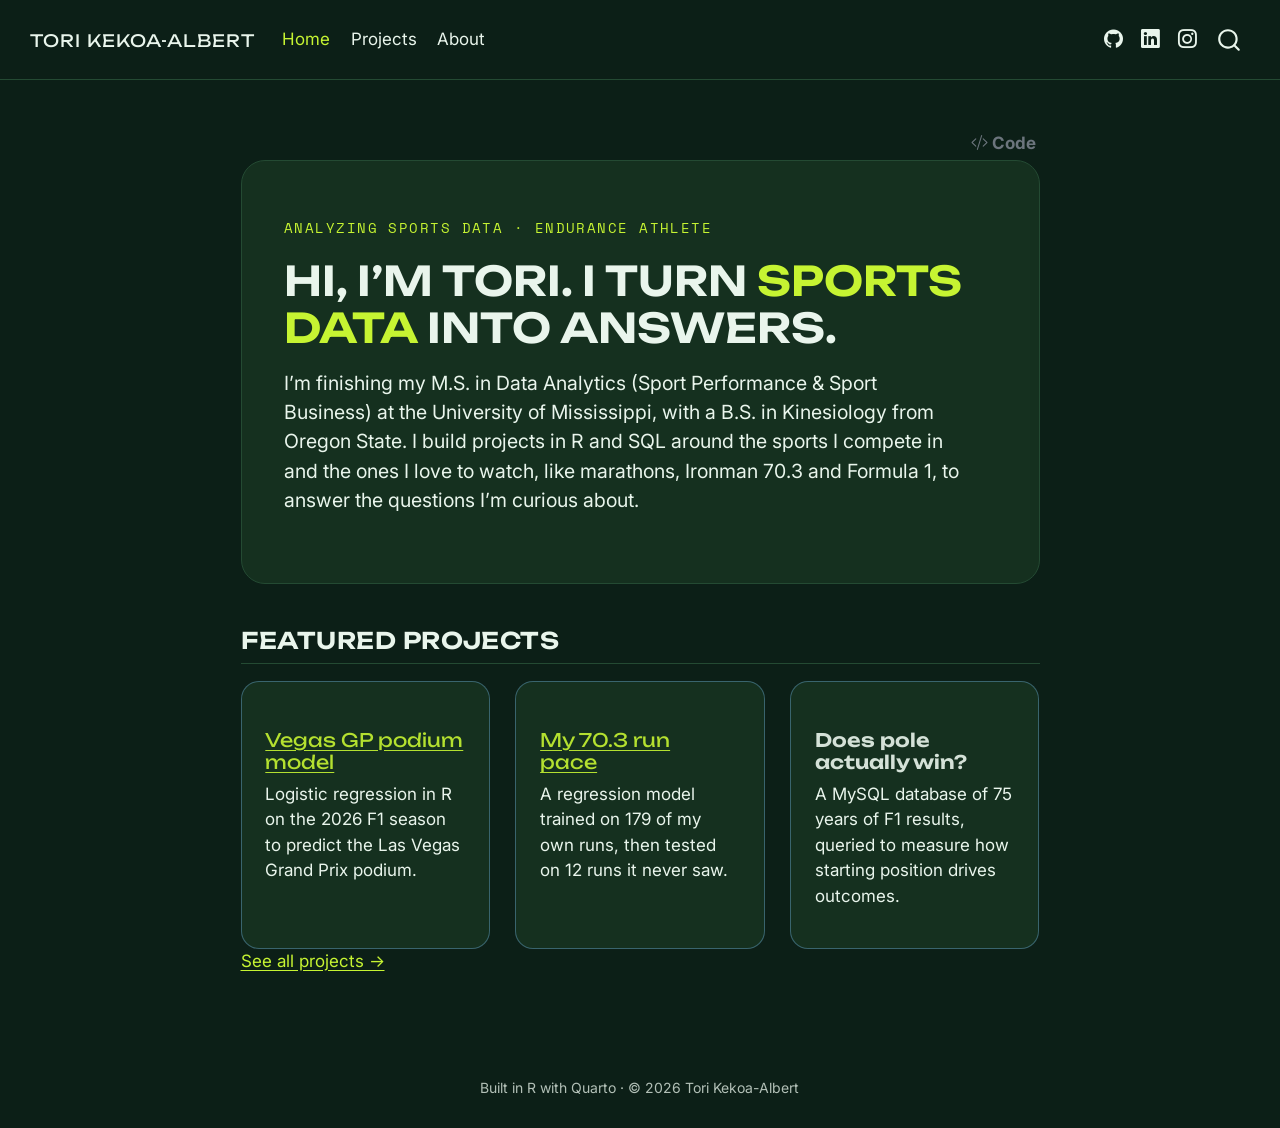
<file: index.html>
<!DOCTYPE html>
<html xmlns="http://www.w3.org/1999/xhtml" lang="en" xml:lang="en"><head>

<meta charset="utf-8">
<meta name="generator" content="quarto-1.11.9">

<meta name="viewport" content="width=device-width, initial-scale=1.0, user-scalable=yes">


<title>Tori Kekoa-Albert</title>
<style>
/* Default styles provided by pandoc.
** See https://pandoc.org/MANUAL.html#variables-for-html for config info.
*/
span.smallcaps{font-variant: small-caps;}
div.columns{display: flex; gap: 1.5em;}
div.column{flex: auto;}
@media screen {
div.columns{gap: min(4vw, 1.5em);}
div.column{overflow-x: auto;}
}
div.hanging-indent{margin-left: 1.5em; text-indent: -1.5em;}
ul.task-list{list-style: none;}
ul.task-list li input[type="checkbox"] {
  width: 0.8em;
  margin: 0 0.8em 0.2em -1em; /* quarto-specific, see https://github.com/quarto-dev/quarto-cli/issues/4556 */ 
  vertical-align: middle;
}
/* CSS for syntax highlighting */
html { -webkit-text-size-adjust: 100%; }
pre > code.sourceCode { white-space: pre; position: relative; }
pre > code.sourceCode > span { display: inline-block; line-height: 1.25; }
pre > code.sourceCode > span:empty { height: 1.2em; }
.sourceCode { overflow: visible; }
code.sourceCode > span { color: inherit; text-decoration: inherit; }
div.sourceCode { margin: 1em 0; }
pre.sourceCode { margin: 0; }
@media screen {
div.sourceCode { overflow: auto; }
}
@media print {
pre > code.sourceCode { white-space: pre-wrap; }
pre > code.sourceCode > span { text-indent: -5em; padding-left: 5em; }
}
pre.numberSource code
  { counter-reset: source-line 0; }
pre.numberSource code > span
  { position: relative; left: -4em; counter-increment: source-line; }
pre.numberSource code > span > a:first-child::before
  { content: counter(source-line);
    position: relative; left: -1em; text-align: right; vertical-align: baseline;
    border: none; display: inline-block;
    -webkit-touch-callout: none; -webkit-user-select: none;
    -khtml-user-select: none; -moz-user-select: none;
    -ms-user-select: none; user-select: none;
    padding: 0 4px; width: 4em;
  }
pre.numberSource { margin-left: 3em;  padding-left: 4px; }
div.sourceCode
  {   }
@media screen {
pre > code.sourceCode > span > a:first-child::before { text-decoration: underline; }
}
</style>


<script src="site_libs/quarto-nav/quarto-nav.js"></script>
<script src="site_libs/quarto-nav/headroom.min.js"></script>
<script src="site_libs/clipboard/clipboard.min.js"></script>
<script src="site_libs/quarto-search/autocomplete.umd.js"></script>
<script src="site_libs/quarto-search/fuse.min.js"></script>
<script src="site_libs/quarto-search/quarto-search.js"></script>
<meta name="quarto:offset" content="./">
<script src="site_libs/quarto-html/quarto.js" type="module"></script>
<script src="site_libs/quarto-html/tabsets/tabsets.js" type="module"></script>
<script src="site_libs/quarto-html/scrollable-regions/scrollable-regions.js" type="module"></script>
<script src="site_libs/quarto-html/popper.min.js"></script>
<script src="site_libs/quarto-html/tippy.umd.min.js"></script>
<script src="site_libs/quarto-html/anchor.min.js"></script>
<link href="site_libs/quarto-html/tippy.css" rel="stylesheet">
<link href="site_libs/quarto-html/quarto-syntax-highlighting-dark-a89007aa4bdfa88ee14c220d434c9ad0.css" rel="stylesheet" id="quarto-text-highlighting-styles">
<script src="site_libs/bootstrap/bootstrap.min.js"></script>
<link href="site_libs/bootstrap/bootstrap-icons.css" rel="stylesheet">
<link href="site_libs/bootstrap/bootstrap-1d9b7c72910c04f30db11e39eb3ab618.min.css" rel="stylesheet" append-hash="true" id="quarto-bootstrap" data-mode="dark">
<script id="quarto-search-options" type="application/json">{
  "location": "navbar",
  "copy-button": false,
  "collapse-after": 3,
  "panel-placement": "end",
  "type": "overlay",
  "limit": 50,
  "keyboard-shortcut": [
    "f",
    "/",
    "s"
  ],
  "show-item-context": false,
  "language": {
    "search-no-results-text": "No results",
    "search-matching-documents-text": "matching documents",
    "search-copy-link-title": "Copy link to search",
    "search-hide-matches-text": "Hide additional matches",
    "search-more-match-text": "more match in this document",
    "search-more-matches-text": "more matches in this document",
    "search-clear-button-title": "Clear",
    "search-text-placeholder": "",
    "search-detached-cancel-button-title": "Cancel",
    "search-submit-button-title": "Submit",
    "search-label": "Search"
  }
}</script>
<style>html{ scroll-behavior: smooth; }</style>


</head>

<body class="nav-fixed fullcontent quarto-light"><a id="quarto-skip-link" class="visually-hidden-focusable" href="#quarto-document-content">Skip to main content</a>

<div id="quarto-search-results"></div>
  <header id="quarto-header" class="headroom fixed-top">
    <nav class="navbar navbar-expand-lg " data-bs-theme="dark" aria-label="Site">
      <div class="navbar-container container-fluid">
      <div class="navbar-brand-container mx-auto">
    <a class="navbar-brand" href="./index.html">
    <span class="navbar-title">Tori Kekoa-Albert</span>
    </a>
  </div>
          <button class="navbar-toggler" type="button" data-bs-toggle="collapse" data-bs-target="#navbarCollapse" aria-controls="navbarCollapse" aria-expanded="false" aria-label="Toggle navigation" onclick="if (window.quartoToggleHeadroom) { window.quartoToggleHeadroom(); }">
  <span class="navbar-toggler-icon"></span>
</button>
          <div class="collapse navbar-collapse" id="navbarCollapse">
            <ul class="navbar-nav navbar-nav-scroll me-auto">
  <li class="nav-item">
    <a class="nav-link active" href="./index.html" aria-current="page"> 
<span class="menu-text">Home</span></a>
  </li>  
  <li class="nav-item">
    <a class="nav-link" href="./projects.html"> 
<span class="menu-text">Projects</span></a>
  </li>  
  <li class="nav-item">
    <a class="nav-link" href="./about.html"> 
<span class="menu-text">About</span></a>
  </li>  
</ul>
            <ul class="navbar-nav navbar-nav-scroll ms-auto">
  <li class="nav-item compact">
    <a class="nav-link" href="https://github.com/toripka-data"> <i class="bi bi-github" role="img" aria-label="GitHub">
</i> 
<span class="menu-text"></span></a>
  </li>  
  <li class="nav-item compact">
    <a class="nav-link" href="https://www.linkedin.com/in/YOUR-LINKEDIN"> <i class="bi bi-linkedin" role="img" aria-label="LinkedIn">
</i> 
<span class="menu-text"></span></a>
  </li>  
  <li class="nav-item compact">
    <a class="nav-link" href="https://www.instagram.com/toripka"> <i class="bi bi-instagram" role="img" aria-label="Instagram">
</i> 
<span class="menu-text"></span></a>
  </li>  
</ul>
          </div> <!-- /navcollapse -->
            <div class="quarto-navbar-tools">
</div>
            <div id="quarto-search" class="" title="Search"></div>
      </div> <!-- /container-fluid -->
    </nav>
</header>
<!-- content -->
<div id="quarto-content" class="quarto-container page-columns page-rows-contents page-layout-article page-navbar">
<!-- sidebar -->
<!-- margin-sidebar -->
    
<!-- main -->
<main class="content" id="quarto-document-content" tabindex="-1"><header id="title-block-header" class="quarto-title-block"><h1 class="title display-7"></h1></header><div class="quarto-title-block"><div class="quarto-title-tools-only"><button type="button" class="btn code-tools-button" id="quarto-code-tools-source"><i class="bi"></i> Code</button></div></div>




<div class="hero">
<p><span class="kicker">ANALYZING SPORTS DATA · ENDURANCE ATHLETE</span></p>
<section id="hi-im-tori.-i-turn-sports-data-into-answers." class="level1">
<h1>Hi, I’m Tori. I turn <span class="accent">sports data</span> into answers.</h1>
<p>I’m finishing my M.S. in Data Analytics (Sport Performance &amp; Sport Business) at the University of Mississippi, with a B.S. in Kinesiology from Oregon State. I build projects in R and SQL around the sports I compete in and the ones I love to watch, like marathons, Ironman 70.3 and Formula 1, to answer the questions I’m curious about.</p>
</section>
</div>
<section id="featured-projects" class="level2">
<h2 class="anchored" data-anchor-id="featured-projects">Featured projects</h2>
<div class="grid">
<section id="vegas-gp-podium-model" class="level3 g-col-12 g-col-md-4">
<h3 class="anchored" data-anchor-id="vegas-gp-podium-model"><a href="./projects/vegas-gp/index.html">Vegas GP podium model</a></h3>
<p>Logistic regression in R on the 2026 F1 season to predict the Las Vegas Grand Prix podium.</p>
</section>
<section id="my-70.3-run-pace" class="level3 g-col-12 g-col-md-4">
<h3 class="anchored" data-anchor-id="my-70.3-run-pace"><a href="./projects/ironman-pace/index.html">My 70.3 run pace</a></h3>
<p>A regression model trained on 179 of my own runs, then tested on 12 runs it never saw.</p>
</section>
<section id="does-pole-actually-win" class="level3 g-col-12 g-col-md-4">
<h3 class="anchored" data-anchor-id="does-pole-actually-win">Does pole actually win?</h3>
<p>A MySQL database of 75 years of F1 results, queried to measure how starting position drives outcomes.</p>
</section>
</div>
<p><a href="./projects.html">See all projects →</a></p>


<!-- -->

</section>

</main> <!-- /main -->
<script id="quarto-html-after-body" type="application/javascript">
  window.document.addEventListener("DOMContentLoaded", function (event) {
    const icon = "";
    const anchorJS = new window.AnchorJS();
    anchorJS.options = {
      placement: 'right',
      icon: icon
    };
    anchorJS.add('.anchored');
    const isCodeAnnotation = (el) => {
      for (const clz of el.classList) {
        if (clz.startsWith('code-annotation-')) {                     
          return true;
        }
      }
      return false;
    }
    const onCopySuccess = function(e) {
      // button target
      const button = e.trigger;
      // don't keep focus
      button.blur();
      // flash "checked"
      button.classList.add('code-copy-button-checked');
      var currentTitle = button.getAttribute("title");
      button.setAttribute("title", "Copied!");
      let tooltip;
      if (window.bootstrap) {
        button.setAttribute("data-bs-toggle", "tooltip");
        button.setAttribute("data-bs-placement", "left");
        button.setAttribute("data-bs-title", "Copied!");
        tooltip = new bootstrap.Tooltip(button, 
          { trigger: "manual", 
            customClass: "code-copy-button-tooltip",
            offset: [0, -8]});
        tooltip.show();    
      }
      setTimeout(function() {
        if (tooltip) {
          tooltip.hide();
          button.removeAttribute("data-bs-title");
          button.removeAttribute("data-bs-toggle");
          button.removeAttribute("data-bs-placement");
        }
        button.setAttribute("title", currentTitle);
        button.classList.remove('code-copy-button-checked');
      }, 1000);
      // clear code selection
      e.clearSelection();
    }
    const getTextToCopy = function(trigger) {
      const outerScaffold = trigger.parentElement.cloneNode(true);
      const codeEl = outerScaffold.querySelector('code');
      for (const childEl of codeEl.children) {
        if (isCodeAnnotation(childEl)) {
          childEl.remove();
        }
      }
      return codeEl.innerText;
    }
    const clipboard = new window.ClipboardJS('.code-copy-button:not([data-in-quarto-modal])', {
      text: getTextToCopy
    });
    clipboard.on('success', onCopySuccess);
    if (window.document.getElementById('quarto-embedded-source-code-modal')) {
      const clipboardModal = new window.ClipboardJS('.code-copy-button[data-in-quarto-modal]', {
        text: getTextToCopy,
        container: window.document.getElementById('quarto-embedded-source-code-modal')
      });
      clipboardModal.on('success', onCopySuccess);
    }
    const viewSource = window.document.getElementById('quarto-view-source') ||
                       window.document.getElementById('quarto-code-tools-source');
    if (viewSource) {
      const sourceUrl = viewSource.getAttribute("data-quarto-source-url");
      viewSource.addEventListener("click", function(e) {
        if (sourceUrl) {
          // rstudio viewer pane
          if (/\bcapabilities=\b/.test(window.location)) {
            window.open(sourceUrl);
          } else {
            window.location.href = sourceUrl;
          }
        } else {
          const modal = new bootstrap.Modal(document.getElementById('quarto-embedded-source-code-modal'));
          modal.show();
        }
        return false;
      });
    }
    function toggleCodeHandler(show) {
      return function(e) {
        const cellDetails = window.document.querySelectorAll(".cell details.code-fold");
        for (let i=0; i<cellDetails.length; i++) {
          const details = cellDetails[i];
          if (show) {
            details.open = true;
          } else {
            details.removeAttribute("open");
          }
        }
        const cellCodeDivs = window.document.querySelectorAll(".cell div.sourceCode.cell-code");
        const fromCls = show ? "hidden" : "unhidden";
        const toCls = show ? "unhidden" : "hidden";
        for (let i=0; i<cellCodeDivs.length; i++) {
          const codeDiv = cellCodeDivs[i];
          if (codeDiv.classList.contains(fromCls)) {
            codeDiv.classList.remove(fromCls);
            codeDiv.classList.add(toCls);
          } 
        }
        return false;
      }
    }
    const hideAllCode = window.document.getElementById("quarto-hide-all-code");
    if (hideAllCode) {
      hideAllCode.addEventListener("click", toggleCodeHandler(false));
    }
    const showAllCode = window.document.getElementById("quarto-show-all-code");
    if (showAllCode) {
      showAllCode.addEventListener("click", toggleCodeHandler(true));
    }
      var localhostRegex = new RegExp(/^(?:http|https):\/\/localhost\:?[0-9]*\//);
      var mailtoRegex = new RegExp(/^mailto:/);
        var filterRegex = new RegExp("https:\/\/toripka-data\.github\.io");
      var isInternal = (href) => {
          return filterRegex.test(href) || localhostRegex.test(href) || mailtoRegex.test(href);
      }
      // Inspect non-navigation links and adorn them if external
      window.quartoDecorateExternalLinks = function (root) {
     var links = (root || window.document).querySelectorAll('a[href]:not(.nav-link):not(.navbar-brand):not(.toc-action):not(.sidebar-link):not(.sidebar-item-toggle):not(.pagination-link):not(.no-external):not([aria-hidden]):not(.dropdown-item):not(.quarto-navigation-tool):not(.about-link)');
      for (var i=0; i<links.length; i++) {
        const link = links[i];
        if (!isInternal(link.href)) {
          // undo the damage that might have been done by quarto-nav.js in the case of
          // links that we want to consider external
          if (link.dataset.originalHref !== undefined) {
            link.href = link.dataset.originalHref;
          }
          if (!link.classList.contains('no-external-icon')) {
          }
        }
      }
      };
      window.quartoDecorateExternalLinks(window.document);
    // Esc closes the popup (WCAG 1.4.13) and focus leaving both trigger and
    // popup closes it (WCAG 2.4.11); tippy handles neither for interactive popups.
    const hideOnEscAndFocusOut = {
      name: 'hideOnEscAndFocusOut',
      defaultValue: true,
      fn(instance) {
        const dismiss = () => {
          // A show scheduled by the trigger delay would otherwise reopen it
          instance.clearDelayTimeouts();
          instance.hide();
        };
        const onKeyDown = (event) => {
          if (event.key !== 'Escape') {
            return;
          }
          // Keep Esc from also reaching page handlers (e.g. reveal.js overview),
          // except an open reveal.js slide menu, which Esc should close too.
          // The menu handles keys only when its keyboard option is on.
          const menuHandlesEsc = window.Reveal?.getPlugin?.('menu')?.isOpen() &&
            window.Reveal.getConfig().menu?.keyboard !== false;
          if (!menuHandlesEsc) {
            event.stopPropagation();
          }
          if (instance.popper.contains(window.document.activeElement)) {
            // Disabled while refocusing so the focus trigger does not reopen it
            instance.disable();
            instance.reference.focus();
            instance.enable();
          }
          dismiss();
        };
        const onFocusOut = (event) => {
          const target = event.relatedTarget;
          if (target && !instance.reference.contains(target) &&
              !instance.popper.contains(target)) {
            dismiss();
          }
        };
        // On the trigger too: a click trigger (code-annotations: select) has no
        // blur handling. Attached for the instance's lifetime so leaving the
        // trigger also cancels a show still pending on the trigger delay.
        instance.reference.addEventListener('focusout', onFocusOut);
        return {
          onShow() {
            window.document.addEventListener('keydown', onKeyDown, true);
            instance.popper.addEventListener('focusout', onFocusOut);
          },
          onHide() {
            window.document.removeEventListener('keydown', onKeyDown, true);
            instance.popper.removeEventListener('focusout', onFocusOut);
          },
          onDestroy() {
            instance.reference.removeEventListener('focusout', onFocusOut);
          },
        };
      },
    };
    function tippyHover(el, contentFn, onTriggerFn, onUntriggerFn) {
      const config = {
        allowHTML: true,
        maxWidth: 500,
        delay: 100,
        arrow: false,
        appendTo: function(el) {
            return el.parentElement;
        },
        interactive: true,
        interactiveBorder: 10,
        theme: 'quarto',
        placement: 'bottom-start',
        plugins: [hideOnEscAndFocusOut],
      };
      if (contentFn) {
        config.content = contentFn;
      }
      if (onTriggerFn) {
        config.onTrigger = onTriggerFn;
      }
      if (onUntriggerFn) {
        config.onUntrigger = onUntriggerFn;
      }
      window.tippy(el, config); 
    }
    const noterefs = window.document.querySelectorAll('a[role="doc-noteref"]');
    for (var i=0; i<noterefs.length; i++) {
      const ref = noterefs[i];
      tippyHover(ref, function() {
        // use id or data attribute instead here
        let href = ref.getAttribute('data-footnote-href') || ref.getAttribute('href');
        try { href = new URL(href).hash; } catch {}
        const id = href.replace(/^#\/?/, "");
        const note = window.document.getElementById(id);
        if (note) {
          return note.innerHTML;
        } else {
          return "";
        }
      });
    }
    const xrefs = window.document.querySelectorAll('a.quarto-xref');
    const processXRef = (id, note) => {
      // Strip column container classes
      const stripColumnClz = (el) => {
        el.classList.remove("page-full", "page-columns");
        if (el.children) {
          for (const child of el.children) {
            stripColumnClz(child);
          }
        }
      }
      stripColumnClz(note)
      if (id === null || id.startsWith('sec-')) {
        // Special case sections, only their first couple elements
        const container = document.createElement("div");
        if (note.children && note.children.length > 2) {
          container.appendChild(note.children[0].cloneNode(true));
          for (let i = 1; i < note.children.length; i++) {
            const child = note.children[i];
            if (child.tagName === "P" && child.innerText === "") {
              continue;
            } else {
              container.appendChild(child.cloneNode(true));
              break;
            }
          }
          if (window.Quarto?.typesetMath) {
            window.Quarto.typesetMath(container);
          }
          return container.innerHTML
        } else {
          if (window.Quarto?.typesetMath) {
            window.Quarto.typesetMath(note);
          }
          return note.innerHTML;
        }
      } else {
        // Remove any anchor links if they are present
        const anchorLink = note.querySelector('a.anchorjs-link');
        if (anchorLink) {
          anchorLink.remove();
        }
        if (window.Quarto?.typesetMath) {
          window.Quarto.typesetMath(note);
        }
        if (note.classList.contains("callout")) {
          return note.outerHTML;
        } else {
          return note.innerHTML;
        }
      }
    }
    for (var i=0; i<xrefs.length; i++) {
      const xref = xrefs[i];
      tippyHover(xref, undefined, function(instance) {
        instance.disable();
        let url = xref.getAttribute('href');
        let hash = undefined; 
        if (url.startsWith('#')) {
          hash = url;
        } else {
          try { hash = new URL(url).hash; } catch {}
        }
        if (hash) {
          const id = hash.replace(/^#\/?/, "");
          const note = window.document.getElementById(id);
          if (note !== null) {
            try {
              const html = processXRef(id, note.cloneNode(true));
              instance.setContent(html);
            } finally {
              instance.enable();
              instance.show();
            }
          } else {
            // See if we can fetch this
            fetch(url.split('#')[0])
            .then(res => res.text())
            .then(html => {
              const parser = new DOMParser();
              const htmlDoc = parser.parseFromString(html, "text/html");
              const note = htmlDoc.getElementById(id);
              if (note !== null) {
                const html = processXRef(id, note);
                instance.setContent(html);
              } 
            }).finally(() => {
              instance.enable();
              instance.show();
            });
          }
        } else {
          // See if we can fetch a full url (with no hash to target)
          // This is a special case and we should probably do some content thinning / targeting
          fetch(url)
          .then(res => res.text())
          .then(html => {
            const parser = new DOMParser();
            const htmlDoc = parser.parseFromString(html, "text/html");
            const note = htmlDoc.querySelector('main.content');
            if (note !== null) {
              // This should only happen for chapter cross references
              // (since there is no id in the URL)
              // remove the first header
              if (note.children.length > 0 && note.children[0].tagName === "HEADER") {
                note.children[0].remove();
              }
              const html = processXRef(null, note);
              instance.setContent(html);
            } 
          }).finally(() => {
            instance.enable();
            instance.show();
          });
        }
      }, function(instance) {
      });
    }
        let selectedAnnoteEl;
        const selectorForAnnotation = ( cell, annotation) => {
          let cellAttr = 'data-code-cell="' + cell + '"';
          let lineAttr = 'data-code-annotation="' +  annotation + '"';
          const selector = 'span[' + cellAttr + '][' + lineAttr + ']';
          return selector;
        }
        const selectCodeLines = (annoteEl) => {
          const doc = window.document;
          const targetCell = annoteEl.getAttribute("data-target-cell");
          const targetAnnotation = annoteEl.getAttribute("data-target-annotation");
          const annoteSpan = window.document.querySelector(selectorForAnnotation(targetCell, targetAnnotation));
          const lines = annoteSpan.getAttribute("data-code-lines").split(",");
          const lineIds = lines.map((line) => {
            return targetCell + "-" + line;
          })
          // Each band is positioned against its own containing block, which is
          // not the offsetParent of the lines, so place it from client rects.
          const placeBand = (band, firstEl, lastEl, codeBlock) => {
            const container = band.offsetParent;
            if (container === null) {
              return;
            }
            const containerRect = container.getBoundingClientRect();
            // Reveal.js scales slides with a transform, so convert client
            // pixels back to the CSS pixels of the container.
            const scale = containerRect.height / container.offsetHeight || 1;
            const firstRect = firstEl.getBoundingClientRect();
            const lastRect = lastEl.getBoundingClientRect();
            const top = (firstRect.top - containerRect.top) / scale - container.clientTop + container.scrollTop;
            const height = (lastRect.bottom - firstRect.top) / scale;
            band.style.top = top - 2 + "px";
            band.style.height = height + 4 + "px";
            if (codeBlock) {
              // Without the copy button wrapper, the containing block is wider
              // than the code block, so span the code block explicitly.
              const blockRect = codeBlock.getBoundingClientRect();
              band.style.left = (blockRect.left - containerRect.left) / scale - container.clientLeft + container.scrollLeft + "px";
              band.style.width = blockRect.width / scale + "px";
            }
          };
          if (lineIds.length > 0) {
            const el = window.document.getElementById(lineIds[0]);
            const lastEl = window.document.getElementById(lineIds[lineIds.length - 1]);
            const parent = el.parentElement.parentElement;
            // cook up a div (if necessary) and position it
            let div = window.document.getElementById("code-annotation-line-highlight");
            if (div === null) {
              div = window.document.createElement("div");
              div.setAttribute("id", "code-annotation-line-highlight");
              div.style.position = 'absolute';
              parent.appendChild(div);
            }
            placeBand(div, el, lastEl, parent.closest("div.sourceCode") || parent);
            let gutterDiv = window.document.getElementById("code-annotation-line-highlight-gutter");
            if (gutterDiv === null) {
              gutterDiv = window.document.createElement("div");
              gutterDiv.setAttribute("id", "code-annotation-line-highlight-gutter");
              gutterDiv.style.position = 'absolute';
              const codeCell = window.document.getElementById(targetCell);
              const gutter = codeCell.querySelector('.code-annotation-gutter');
              gutter.appendChild(gutterDiv);
            }
            placeBand(gutterDiv, el, lastEl);
            selectedAnnoteEl = annoteEl;
          }
        };
        const unselectCodeLines = () => {
          const elementsIds = ["code-annotation-line-highlight", "code-annotation-line-highlight-gutter"];
          elementsIds.forEach((elId) => {
            const div = window.document.getElementById(elId);
            if (div) {
              div.remove();
            }
          });
          selectedAnnoteEl = undefined;
        };
          // Handle positioning of the toggle
      window.addEventListener(
        "resize",
        throttle(() => {
          elRect = undefined;
          if (selectedAnnoteEl) {
            selectCodeLines(selectedAnnoteEl);
          }
        }, 10)
      );
      function throttle(fn, ms) {
      let throttle = false;
      let timer;
        return (...args) => {
          if(!throttle) { // first call gets through
              fn.apply(this, args);
              throttle = true;
          } else { // all the others get throttled
              if(timer) clearTimeout(timer); // cancel #2
              timer = setTimeout(() => {
                fn.apply(this, args);
                timer = throttle = false;
              }, ms);
          }
        };
      }
        // Attach click handler to the DT
        const annoteDls = window.document.querySelectorAll('dt[data-target-cell]');
        for (const annoteDlNode of annoteDls) {
          annoteDlNode.addEventListener('click', (event) => {
            const clickedEl = event.target;
            if (clickedEl !== selectedAnnoteEl) {
              unselectCodeLines();
              const activeEl = window.document.querySelector('dt[data-target-cell].code-annotation-active');
              if (activeEl) {
                activeEl.classList.remove('code-annotation-active');
              }
              selectCodeLines(clickedEl);
              clickedEl.classList.add('code-annotation-active');
            } else {
              // Unselect the line
              unselectCodeLines();
              clickedEl.classList.remove('code-annotation-active');
            }
          });
        }
    const findCites = (el) => {
      const parentEl = el.parentElement;
      if (parentEl) {
        const cites = parentEl.dataset.cites;
        if (cites) {
          return {
            el,
            cites: cites.split(' ')
          };
        } else {
          return findCites(el.parentElement)
        }
      } else {
        return undefined;
      }
    };
    var bibliorefs = window.document.querySelectorAll('a[role="doc-biblioref"]');
    for (var i=0; i<bibliorefs.length; i++) {
      const ref = bibliorefs[i];
      const citeInfo = findCites(ref);
      if (citeInfo) {
        tippyHover(citeInfo.el, function() {
          var popup = window.document.createElement('div');
          citeInfo.cites.forEach(function(cite) {
            var citeDiv = window.document.createElement('div');
            citeDiv.classList.add('hanging-indent');
            citeDiv.classList.add('csl-entry');
            var biblioDiv = window.document.getElementById('ref-' + cite);
            if (biblioDiv) {
              citeDiv.innerHTML = biblioDiv.innerHTML;
            }
            popup.appendChild(citeDiv);
          });
          return popup.innerHTML;
        });
      }
    }
  });
  </script>
  <script type="application/javascript">
  window.quartoScrollableRegionsLabels = {"code":"Scrollable code","output":"Scrollable output"};
  </script><div class="modal fade" id="quarto-embedded-source-code-modal" tabindex="-1" aria-labelledby="quarto-embedded-source-code-modal-label" aria-hidden="true"><div class="modal-dialog modal-dialog-scrollable"><div class="modal-content"><div class="modal-header"><h5 class="modal-title" id="quarto-embedded-source-code-modal-label">Source Code</h5><button class="btn-close" data-bs-dismiss="modal"></button></div><div class="modal-body"><div class="">
<div class="code-copy-outer-scaffold"><div class="sourceCode" id="cb1" data-shortcodes="false"><pre class="sourceCode markdown code-with-copy"><code class="sourceCode markdown"><span id="cb1-1"><a href="#cb1-1" aria-hidden="true" tabindex="-1"></a><span class="co">---</span></span>
<span id="cb1-2"><a href="#cb1-2" aria-hidden="true" tabindex="-1"></a><span class="an">title:</span><span class="co"> ""</span></span>
<span id="cb1-3"><a href="#cb1-3" aria-hidden="true" tabindex="-1"></a><span class="an">toc:</span><span class="co"> false</span></span>
<span id="cb1-4"><a href="#cb1-4" aria-hidden="true" tabindex="-1"></a><span class="co">---</span></span>
<span id="cb1-5"><a href="#cb1-5" aria-hidden="true" tabindex="-1"></a></span>
<span id="cb1-6"><a href="#cb1-6" aria-hidden="true" tabindex="-1"></a>::: {.hero}</span>
<span id="cb1-7"><a href="#cb1-7" aria-hidden="true" tabindex="-1"></a><span class="co">[</span><span class="ot">ANALYZING SPORTS DATA · ENDURANCE ATHLETE</span><span class="co">]</span>{.kicker}</span>
<span id="cb1-8"><a href="#cb1-8" aria-hidden="true" tabindex="-1"></a></span>
<span id="cb1-9"><a href="#cb1-9" aria-hidden="true" tabindex="-1"></a><span class="fu"># Hi, I'm Tori. I turn [sports data]{.accent} into answers.</span></span>
<span id="cb1-10"><a href="#cb1-10" aria-hidden="true" tabindex="-1"></a></span>
<span id="cb1-11"><a href="#cb1-11" aria-hidden="true" tabindex="-1"></a>I'm finishing my M.S. in Data Analytics (Sport Performance &amp; Sport Business) at the University of Mississippi, with a B.S. in Kinesiology from Oregon State. I build projects in R and SQL around the sports I compete in and the ones I love to watch, like marathons, Ironman 70.3 and Formula 1, to answer the questions I'm curious about.</span>
<span id="cb1-12"><a href="#cb1-12" aria-hidden="true" tabindex="-1"></a>:::</span>
<span id="cb1-13"><a href="#cb1-13" aria-hidden="true" tabindex="-1"></a></span>
<span id="cb1-14"><a href="#cb1-14" aria-hidden="true" tabindex="-1"></a><span class="fu">## Featured projects</span></span>
<span id="cb1-15"><a href="#cb1-15" aria-hidden="true" tabindex="-1"></a></span>
<span id="cb1-16"><a href="#cb1-16" aria-hidden="true" tabindex="-1"></a>:::: {.grid}</span>
<span id="cb1-17"><a href="#cb1-17" aria-hidden="true" tabindex="-1"></a></span>
<span id="cb1-18"><a href="#cb1-18" aria-hidden="true" tabindex="-1"></a>::: {.g-col-12 .g-col-md-4}</span>
<span id="cb1-19"><a href="#cb1-19" aria-hidden="true" tabindex="-1"></a><span class="fu">### [Vegas GP podium model](projects/vegas-gp/index.qmd)</span></span>
<span id="cb1-20"><a href="#cb1-20" aria-hidden="true" tabindex="-1"></a>Logistic regression in R on the 2026 F1 season to predict the Las Vegas Grand Prix podium.</span>
<span id="cb1-21"><a href="#cb1-21" aria-hidden="true" tabindex="-1"></a>:::</span>
<span id="cb1-22"><a href="#cb1-22" aria-hidden="true" tabindex="-1"></a></span>
<span id="cb1-23"><a href="#cb1-23" aria-hidden="true" tabindex="-1"></a>::: {.g-col-12 .g-col-md-4}</span>
<span id="cb1-24"><a href="#cb1-24" aria-hidden="true" tabindex="-1"></a><span class="fu">### [My 70.3 run pace](projects/ironman-pace/index.qmd)</span></span>
<span id="cb1-25"><a href="#cb1-25" aria-hidden="true" tabindex="-1"></a>A regression model trained on 179 of my own runs, then tested on 12 runs it never saw.</span>
<span id="cb1-26"><a href="#cb1-26" aria-hidden="true" tabindex="-1"></a>:::</span>
<span id="cb1-27"><a href="#cb1-27" aria-hidden="true" tabindex="-1"></a></span>
<span id="cb1-28"><a href="#cb1-28" aria-hidden="true" tabindex="-1"></a>::: {.g-col-12 .g-col-md-4}</span>
<span id="cb1-29"><a href="#cb1-29" aria-hidden="true" tabindex="-1"></a><span class="fu">### [Does pole actually win?](projects/f1-sql/index.qmd)</span></span>
<span id="cb1-30"><a href="#cb1-30" aria-hidden="true" tabindex="-1"></a>A MySQL database of 75 years of F1 results, queried to measure how starting position drives outcomes.</span>
<span id="cb1-31"><a href="#cb1-31" aria-hidden="true" tabindex="-1"></a>:::</span>
<span id="cb1-32"><a href="#cb1-32" aria-hidden="true" tabindex="-1"></a></span>
<span id="cb1-33"><a href="#cb1-33" aria-hidden="true" tabindex="-1"></a>::::</span>
<span id="cb1-34"><a href="#cb1-34" aria-hidden="true" tabindex="-1"></a></span>
<span id="cb1-35"><a href="#cb1-35" aria-hidden="true" tabindex="-1"></a><span class="co">[</span><span class="ot">See all projects →</span><span class="co">](projects.qmd)</span></span></code></pre></div><button title="Copy to Clipboard" class="code-copy-button" data-in-quarto-modal=""><i class="bi"></i></button></div>
</div></div></div></div></div>
</div> <!-- /content -->
<footer class="footer">
  <div class="nav-footer">
    <div class="nav-footer-left">
      &nbsp;
    </div>   
    <div class="nav-footer-center">
<p>Built in R with Quarto · © 2026 Tori Kekoa-Albert</p>
</div>
    <div class="nav-footer-right">
      &nbsp;
    </div>
  </div>
</footer>




<script src="site_libs/quarto-html/zenscroll-min.js"></script>
</body></html>
</file>
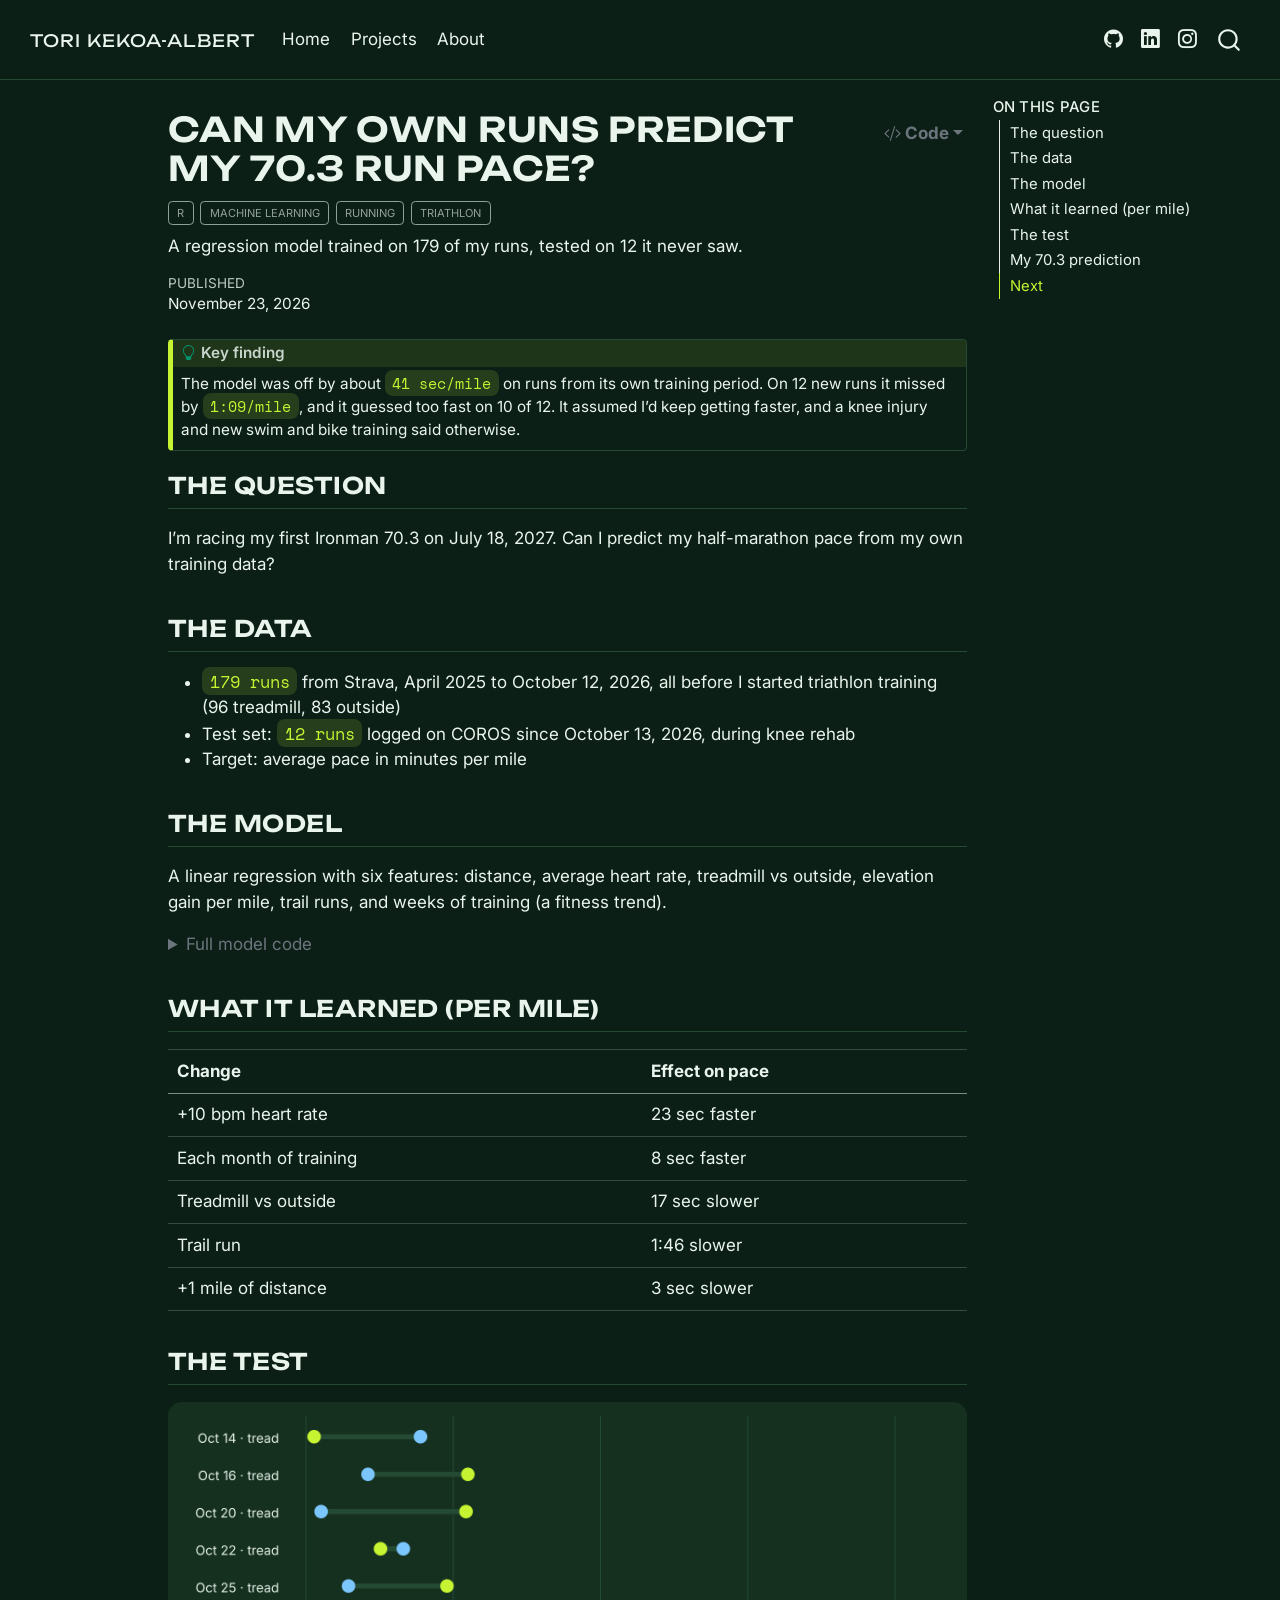
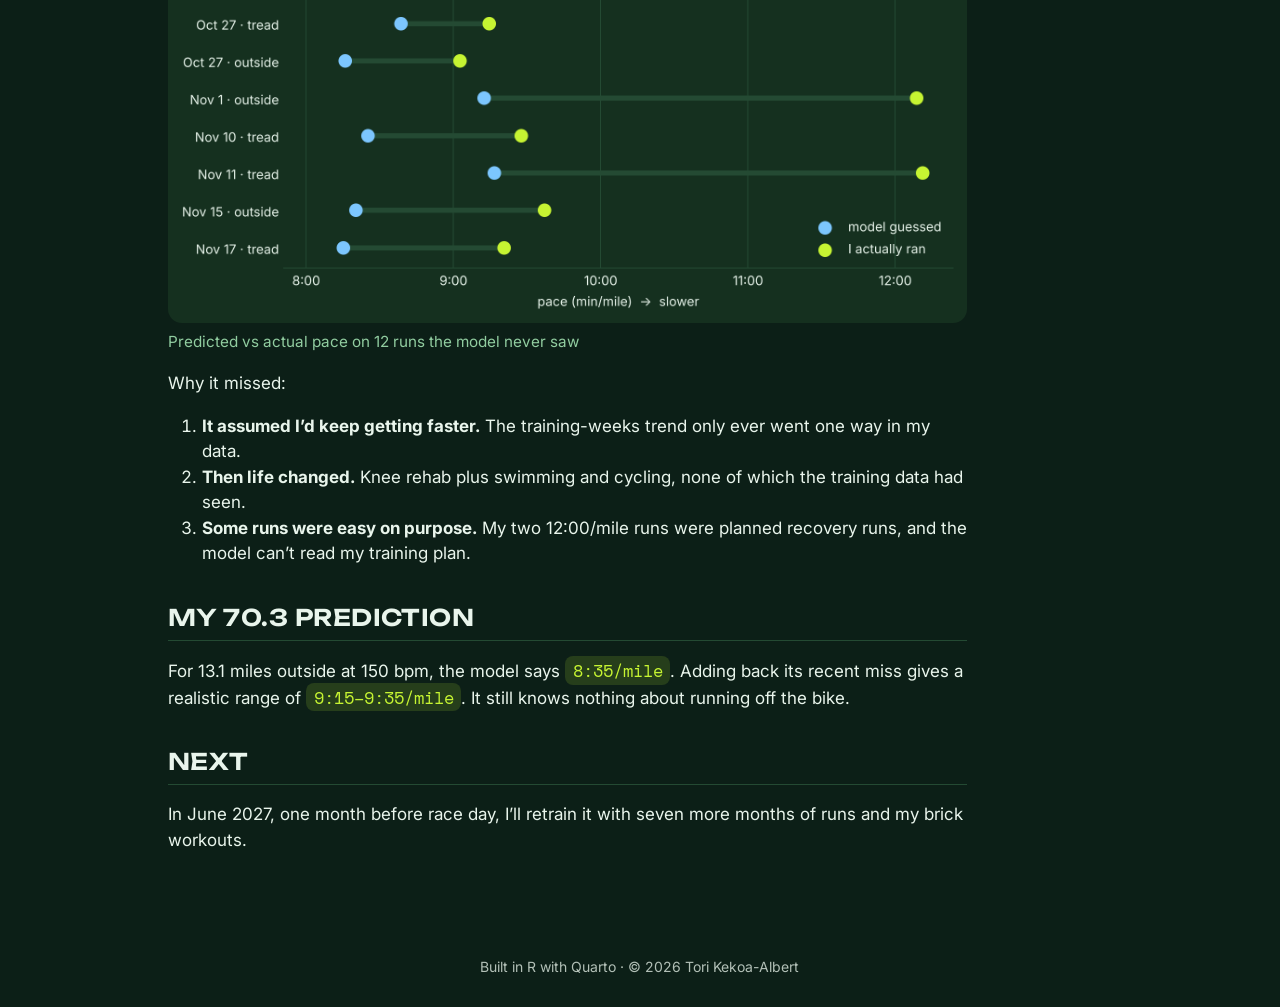
<file: projects/ironman-pace/index.html>
<!DOCTYPE html>
<html xmlns="http://www.w3.org/1999/xhtml" lang="en" xml:lang="en"><head>

<meta charset="utf-8">
<meta name="generator" content="quarto-1.11.9">

<meta name="viewport" content="width=device-width, initial-scale=1.0, user-scalable=yes">

<meta name="dcterms.date" content="2026-11-23">
<meta name="description" content="A regression model trained on 179 of my runs, tested on 12 it never saw.">

<title>Can my own runs predict my 70.3 run pace? – Tori Kekoa-Albert</title>
<style>
/* Default styles provided by pandoc.
** See https://pandoc.org/MANUAL.html#variables-for-html for config info.
*/
span.smallcaps{font-variant: small-caps;}
div.columns{display: flex; gap: 1.5em;}
div.column{flex: auto;}
@media screen {
div.columns{gap: min(4vw, 1.5em);}
div.column{overflow-x: auto;}
}
div.hanging-indent{margin-left: 1.5em; text-indent: -1.5em;}
ul.task-list{list-style: none;}
ul.task-list li input[type="checkbox"] {
  width: 0.8em;
  margin: 0 0.8em 0.2em -1em; /* quarto-specific, see https://github.com/quarto-dev/quarto-cli/issues/4556 */ 
  vertical-align: middle;
}
/* CSS for syntax highlighting */
html { -webkit-text-size-adjust: 100%; }
pre > code.sourceCode { white-space: pre; position: relative; }
pre > code.sourceCode > span { display: inline-block; line-height: 1.25; }
pre > code.sourceCode > span:empty { height: 1.2em; }
.sourceCode { overflow: visible; }
code.sourceCode > span { color: inherit; text-decoration: inherit; }
div.sourceCode { margin: 1em 0; }
pre.sourceCode { margin: 0; }
@media screen {
div.sourceCode { overflow: auto; }
}
@media print {
pre > code.sourceCode { white-space: pre-wrap; }
pre > code.sourceCode > span { text-indent: -5em; padding-left: 5em; }
}
pre.numberSource code
  { counter-reset: source-line 0; }
pre.numberSource code > span
  { position: relative; left: -4em; counter-increment: source-line; }
pre.numberSource code > span > a:first-child::before
  { content: counter(source-line);
    position: relative; left: -1em; text-align: right; vertical-align: baseline;
    border: none; display: inline-block;
    -webkit-touch-callout: none; -webkit-user-select: none;
    -khtml-user-select: none; -moz-user-select: none;
    -ms-user-select: none; user-select: none;
    padding: 0 4px; width: 4em;
  }
pre.numberSource { margin-left: 3em;  padding-left: 4px; }
div.sourceCode
  {   }
@media screen {
pre > code.sourceCode > span > a:first-child::before { text-decoration: underline; }
}
</style>


<script src="../../site_libs/quarto-nav/quarto-nav.js"></script>
<script src="../../site_libs/quarto-nav/headroom.min.js"></script>
<script src="../../site_libs/clipboard/clipboard.min.js"></script>
<script src="../../site_libs/quarto-search/autocomplete.umd.js"></script>
<script src="../../site_libs/quarto-search/fuse.min.js"></script>
<script src="../../site_libs/quarto-search/quarto-search.js"></script>
<meta name="quarto:offset" content="../../">
<script src="../../site_libs/quarto-html/quarto.js" type="module"></script>
<script src="../../site_libs/quarto-html/tabsets/tabsets.js" type="module"></script>
<script src="../../site_libs/quarto-html/scrollable-regions/scrollable-regions.js" type="module"></script>
<script src="../../site_libs/quarto-html/popper.min.js"></script>
<script src="../../site_libs/quarto-html/tippy.umd.min.js"></script>
<script src="../../site_libs/quarto-html/anchor.min.js"></script>
<link href="../../site_libs/quarto-html/tippy.css" rel="stylesheet">
<link href="../../site_libs/quarto-html/quarto-syntax-highlighting-dark-a89007aa4bdfa88ee14c220d434c9ad0.css" rel="stylesheet" id="quarto-text-highlighting-styles">
<script src="../../site_libs/bootstrap/bootstrap.min.js"></script>
<link href="../../site_libs/bootstrap/bootstrap-icons.css" rel="stylesheet">
<link href="../../site_libs/bootstrap/bootstrap-1d9b7c72910c04f30db11e39eb3ab618.min.css" rel="stylesheet" append-hash="true" id="quarto-bootstrap" data-mode="dark">
<script id="quarto-search-options" type="application/json">{
  "location": "navbar",
  "copy-button": false,
  "collapse-after": 3,
  "panel-placement": "end",
  "type": "overlay",
  "limit": 50,
  "keyboard-shortcut": [
    "f",
    "/",
    "s"
  ],
  "show-item-context": false,
  "language": {
    "search-no-results-text": "No results",
    "search-matching-documents-text": "matching documents",
    "search-copy-link-title": "Copy link to search",
    "search-hide-matches-text": "Hide additional matches",
    "search-more-match-text": "more match in this document",
    "search-more-matches-text": "more matches in this document",
    "search-clear-button-title": "Clear",
    "search-text-placeholder": "",
    "search-detached-cancel-button-title": "Cancel",
    "search-submit-button-title": "Submit",
    "search-label": "Search"
  }
}</script>
<style>html{ scroll-behavior: smooth; }</style>


</head>

<body class="nav-fixed quarto-light"><a id="quarto-skip-link" class="visually-hidden-focusable" href="#quarto-document-content">Skip to main content</a>

<div id="quarto-search-results"></div>
  <header id="quarto-header" class="headroom fixed-top">
    <nav class="navbar navbar-expand-lg " data-bs-theme="dark" aria-label="Site">
      <div class="navbar-container container-fluid">
      <div class="navbar-brand-container mx-auto">
    <a class="navbar-brand" href="../../index.html">
    <span class="navbar-title">Tori Kekoa-Albert</span>
    </a>
  </div>
          <button class="navbar-toggler" type="button" data-bs-toggle="collapse" data-bs-target="#navbarCollapse" aria-controls="navbarCollapse" aria-expanded="false" aria-label="Toggle navigation" onclick="if (window.quartoToggleHeadroom) { window.quartoToggleHeadroom(); }">
  <span class="navbar-toggler-icon"></span>
</button>
          <div class="collapse navbar-collapse" id="navbarCollapse">
            <ul class="navbar-nav navbar-nav-scroll me-auto">
  <li class="nav-item">
    <a class="nav-link" href="../../index.html"> 
<span class="menu-text">Home</span></a>
  </li>  
  <li class="nav-item">
    <a class="nav-link" href="../../projects.html"> 
<span class="menu-text">Projects</span></a>
  </li>  
  <li class="nav-item">
    <a class="nav-link" href="../../about.html"> 
<span class="menu-text">About</span></a>
  </li>  
</ul>
            <ul class="navbar-nav navbar-nav-scroll ms-auto">
  <li class="nav-item compact">
    <a class="nav-link" href="https://github.com/toripka-data"> <i class="bi bi-github" role="img" aria-label="GitHub">
</i> 
<span class="menu-text"></span></a>
  </li>  
  <li class="nav-item compact">
    <a class="nav-link" href="https://www.linkedin.com/in/YOUR-LINKEDIN"> <i class="bi bi-linkedin" role="img" aria-label="LinkedIn">
</i> 
<span class="menu-text"></span></a>
  </li>  
  <li class="nav-item compact">
    <a class="nav-link" href="https://www.instagram.com/toripka"> <i class="bi bi-instagram" role="img" aria-label="Instagram">
</i> 
<span class="menu-text"></span></a>
  </li>  
</ul>
          </div> <!-- /navcollapse -->
            <div class="quarto-navbar-tools">
</div>
            <div id="quarto-search" class="" title="Search"></div>
      </div> <!-- /container-fluid -->
    </nav>
</header>
<!-- content -->
<div id="quarto-content" class="quarto-container page-columns page-rows-contents page-layout-article page-navbar">
<!-- sidebar -->
<!-- margin-sidebar -->
    <div id="quarto-margin-sidebar" class="sidebar margin-sidebar">
        <nav id="TOC" role="doc-toc" aria-labelledby="toc-title" class="toc-active">
    <h2 id="toc-title">On this page</h2>
   
  <ul>
  <li><a href="#the-question" id="toc-the-question" class="nav-link active" data-scroll-target="#the-question">The question</a></li>
  <li><a href="#the-data" id="toc-the-data" class="nav-link" data-scroll-target="#the-data">The data</a></li>
  <li><a href="#the-model" id="toc-the-model" class="nav-link" data-scroll-target="#the-model">The model</a></li>
  <li><a href="#what-it-learned-per-mile" id="toc-what-it-learned-per-mile" class="nav-link" data-scroll-target="#what-it-learned-per-mile">What it learned (per mile)</a></li>
  <li><a href="#the-test" id="toc-the-test" class="nav-link" data-scroll-target="#the-test">The test</a></li>
  <li><a href="#my-70.3-prediction" id="toc-my-70.3-prediction" class="nav-link" data-scroll-target="#my-70.3-prediction">My 70.3 prediction</a></li>
  <li><a href="#next" id="toc-next" class="nav-link" data-scroll-target="#next">Next</a></li>
  </ul>
</nav>
    </div>
<!-- main -->
<main class="content" id="quarto-document-content" tabindex="-1">

<header id="title-block-header" class="quarto-title-block default">
<div class="quarto-title">
<div class="quarto-title-block"><div><h1 class="title">Can my own runs predict my 70.3 run pace?</h1><button type="button" class="btn code-tools-button dropdown-toggle" id="quarto-code-tools-menu" data-bs-toggle="dropdown" aria-expanded="false"><i class="bi"></i> Code</button><ul class="dropdown-menu dropdown-menu-end" aria-labelelledby="quarto-code-tools-menu"><li><a id="quarto-show-all-code" class="dropdown-item" href="javascript:void(0)" role="button">Show All Code</a></li><li><a id="quarto-hide-all-code" class="dropdown-item" href="javascript:void(0)" role="button">Hide All Code</a></li><li><hr class="dropdown-divider"></li><li><a id="quarto-view-source" class="dropdown-item" href="javascript:void(0)" role="button">View Source</a></li></ul></div></div>
  <div class="quarto-categories">
    <div class="quarto-category">R</div>
    <div class="quarto-category">machine learning</div>
    <div class="quarto-category">running</div>
    <div class="quarto-category">triathlon</div>
  </div>
  </div>

<div>
  <div class="description">
    A regression model trained on 179 of my runs, tested on 12 it never saw.
  </div>
</div>


<div class="quarto-title-meta">

    
    <div>
    <div class="quarto-title-meta-heading">Published</div>
    <div class="quarto-title-meta-contents">
      <p class="date">November 23, 2026</p>
    </div>
  </div>
  
    
  </div>
  


</header>


<div class="callout callout-style-default callout-tip callout-titled">
<div class="callout-header d-flex align-content-center">
<div class="callout-icon-container">
<i class="callout-icon"></i>
</div>
<div class="callout-title-container flex-fill">
<span class="screen-reader-only">Tip</span>Key finding
</div>
</div>
<div class="callout-body-container callout-body">
<p>The model was off by about <span class="stat">41 sec/mile</span> on runs from its own training period. On 12 new runs it missed by <span class="stat">1:09/mile</span>, and it guessed too fast on 10 of 12. It assumed I’d keep getting faster, and a knee injury and new swim and bike training said otherwise.</p>
</div>
</div>
<section id="the-question" class="level2">
<h2 class="anchored" data-anchor-id="the-question">The question</h2>
<p>I’m racing my first Ironman 70.3 on July 18, 2027. Can I predict my half-marathon pace from my own training data?</p>
</section>
<section id="the-data" class="level2">
<h2 class="anchored" data-anchor-id="the-data">The data</h2>
<ul>
<li><span class="stat">179 runs</span> from Strava, April 2025 to October 12, 2026, all before I started triathlon training (96 treadmill, 83 outside)</li>
<li>Test set: <span class="stat">12 runs</span> logged on COROS since October 13, 2026, during knee rehab</li>
<li>Target: average pace in minutes per mile</li>
</ul>
</section>
<section id="the-model" class="level2">
<h2 class="anchored" data-anchor-id="the-model">The model</h2>
<p>A linear regression with six features: distance, average heart rate, treadmill vs outside, elevation gain per mile, trail runs, and weeks of training (a fitness trend).</p>
<div class="cell">
<details class="code-fold">
<summary>Full model code</summary>
<div class="code-copy-outer-scaffold"><div class="sourceCode cell-code" id="cb1"><pre class="sourceCode r code-with-copy"><code class="sourceCode r"><span id="cb1-1"><a href="#cb1-1" aria-hidden="true" tabindex="-1"></a><span class="co"># ------------------------------------------------------------</span></span>
<span id="cb1-2"><a href="#cb1-2" aria-hidden="true" tabindex="-1"></a><span class="co"># 70.3 run pace model: train on pre-triathlon runs, test on new ones</span></span>
<span id="cb1-3"><a href="#cb1-3" aria-hidden="true" tabindex="-1"></a><span class="co"># Uses strava_runs_clean.csv (the output of strava_filter_1.R)</span></span>
<span id="cb1-4"><a href="#cb1-4" aria-hidden="true" tabindex="-1"></a><span class="co"># ------------------------------------------------------------</span></span>
<span id="cb1-5"><a href="#cb1-5" aria-hidden="true" tabindex="-1"></a><span class="fu">library</span>(tidyverse)</span>
<span id="cb1-6"><a href="#cb1-6" aria-hidden="true" tabindex="-1"></a></span>
<span id="cb1-7"><a href="#cb1-7" aria-hidden="true" tabindex="-1"></a>runs <span class="ot">&lt;-</span> <span class="fu">read_csv</span>(<span class="st">"strava_runs_clean.csv"</span>) <span class="sc">%&gt;%</span></span>
<span id="cb1-8"><a href="#cb1-8" aria-hidden="true" tabindex="-1"></a>  <span class="fu">mutate</span>(</span>
<span id="cb1-9"><a href="#cb1-9" aria-hidden="true" tabindex="-1"></a>    <span class="at">elev_pm =</span> elev_ft <span class="sc">/</span> miles,                                     <span class="co"># feet of climb per mile</span></span>
<span id="cb1-10"><a href="#cb1-10" aria-hidden="true" tabindex="-1"></a>    <span class="at">weeks   =</span> <span class="fu">as.numeric</span>(day <span class="sc">-</span> <span class="fu">as_date</span>(<span class="st">"2025-04-28"</span>)) <span class="sc">/</span> <span class="dv">7</span>,         <span class="co"># fitness trend</span></span>
<span id="cb1-11"><a href="#cb1-11" aria-hidden="true" tabindex="-1"></a>    <span class="at">trail   =</span> <span class="fu">as.integer</span>(<span class="fu">str_detect</span>(name, <span class="fu">regex</span>(<span class="st">"trail|wildwood|ultra"</span>, <span class="at">ignore_case =</span> <span class="cn">TRUE</span>)))</span>
<span id="cb1-12"><a href="#cb1-12" aria-hidden="true" tabindex="-1"></a>  )</span>
<span id="cb1-13"><a href="#cb1-13" aria-hidden="true" tabindex="-1"></a></span>
<span id="cb1-14"><a href="#cb1-14" aria-hidden="true" tabindex="-1"></a><span class="co"># 1. Fit the model ----------------------------------------------</span></span>
<span id="cb1-15"><a href="#cb1-15" aria-hidden="true" tabindex="-1"></a>fit <span class="ot">&lt;-</span> <span class="fu">lm</span>(pace <span class="sc">~</span> miles <span class="sc">+</span> avg_hr <span class="sc">+</span> treadmill <span class="sc">+</span> elev_pm <span class="sc">+</span> weeks <span class="sc">+</span> trail, <span class="at">data =</span> runs)</span>
<span id="cb1-16"><a href="#cb1-16" aria-hidden="true" tabindex="-1"></a><span class="fu">summary</span>(fit)</span>
<span id="cb1-17"><a href="#cb1-17" aria-hidden="true" tabindex="-1"></a><span class="co"># Per-mile effects, in seconds:</span></span>
<span id="cb1-18"><a href="#cb1-18" aria-hidden="true" tabindex="-1"></a><span class="fu">round</span>(<span class="fu">coef</span>(fit)[<span class="sc">-</span><span class="dv">1</span>] <span class="sc">*</span> <span class="dv">60</span>, <span class="dv">1</span>)   <span class="co"># avg_hr x10 = ~23 s faster, weeks x4.35 = ~8 s/month faster</span></span>
<span id="cb1-19"><a href="#cb1-19" aria-hidden="true" tabindex="-1"></a></span>
<span id="cb1-20"><a href="#cb1-20" aria-hidden="true" tabindex="-1"></a><span class="co"># 2. 5-fold cross-validated error on the training runs ----------</span></span>
<span id="cb1-21"><a href="#cb1-21" aria-hidden="true" tabindex="-1"></a><span class="fu">set.seed</span>(<span class="dv">1</span>)</span>
<span id="cb1-22"><a href="#cb1-22" aria-hidden="true" tabindex="-1"></a>folds <span class="ot">&lt;-</span> <span class="fu">sample</span>(<span class="fu">rep</span>(<span class="dv">1</span><span class="sc">:</span><span class="dv">5</span>, <span class="at">length.out =</span> <span class="fu">nrow</span>(runs)))</span>
<span id="cb1-23"><a href="#cb1-23" aria-hidden="true" tabindex="-1"></a>cv_err <span class="ot">&lt;-</span> <span class="fu">map_dbl</span>(<span class="dv">1</span><span class="sc">:</span><span class="dv">5</span>, <span class="cf">function</span>(k) {</span>
<span id="cb1-24"><a href="#cb1-24" aria-hidden="true" tabindex="-1"></a>  m <span class="ot">&lt;-</span> <span class="fu">lm</span>(<span class="fu">formula</span>(fit), <span class="at">data =</span> runs[folds <span class="sc">!=</span> k, ])</span>
<span id="cb1-25"><a href="#cb1-25" aria-hidden="true" tabindex="-1"></a>  <span class="fu">mean</span>(<span class="fu">abs</span>(<span class="fu">predict</span>(m, runs[folds <span class="sc">==</span> k, ]) <span class="sc">-</span> runs<span class="sc">$</span>pace[folds <span class="sc">==</span> k]))</span>
<span id="cb1-26"><a href="#cb1-26" aria-hidden="true" tabindex="-1"></a>})</span>
<span id="cb1-27"><a href="#cb1-27" aria-hidden="true" tabindex="-1"></a><span class="fu">mean</span>(cv_err) <span class="sc">*</span> <span class="dv">60</span>   <span class="co"># ~41 sec per mile (random fold split, so yours may differ slightly)</span></span>
<span id="cb1-28"><a href="#cb1-28" aria-hidden="true" tabindex="-1"></a></span>
<span id="cb1-29"><a href="#cb1-29" aria-hidden="true" tabindex="-1"></a><span class="co"># 3. Test on the 12 runs since Oct 13 (from COROS) ---------------</span></span>
<span id="cb1-30"><a href="#cb1-30" aria-hidden="true" tabindex="-1"></a>test <span class="ot">&lt;-</span> <span class="fu">tribble</span>(</span>
<span id="cb1-31"><a href="#cb1-31" aria-hidden="true" tabindex="-1"></a>  <span class="sc">~</span>day,         <span class="sc">~</span>km,   <span class="sc">~</span>sec,          <span class="sc">~</span>avg_hr, <span class="sc">~</span>treadmill, <span class="sc">~</span>elev_m,</span>
<span id="cb1-32"><a href="#cb1-32" aria-hidden="true" tabindex="-1"></a>  <span class="st">"2026-10-14"</span>, <span class="fl">4.83</span>,  <span class="dv">24</span><span class="sc">*</span><span class="dv">60</span> <span class="sc">+</span> <span class="dv">10</span>,    <span class="dv">140</span>,     <span class="dv">1</span>,          <span class="dv">0</span>,</span>
<span id="cb1-33"><a href="#cb1-33" aria-hidden="true" tabindex="-1"></a>  <span class="st">"2026-10-16"</span>, <span class="fl">11.28</span>, <span class="dv">63</span><span class="sc">*</span><span class="dv">60</span> <span class="sc">+</span> <span class="dv">45</span>,    <span class="dv">154</span>,     <span class="dv">1</span>,          <span class="dv">0</span>,</span>
<span id="cb1-34"><a href="#cb1-34" aria-hidden="true" tabindex="-1"></a>  <span class="st">"2026-10-20"</span>, <span class="fl">6.20</span>,  <span class="dv">35</span><span class="sc">*</span><span class="dv">60</span>,         <span class="dv">158</span>,     <span class="dv">1</span>,          <span class="dv">0</span>,</span>
<span id="cb1-35"><a href="#cb1-35" aria-hidden="true" tabindex="-1"></a>  <span class="st">"2026-10-22"</span>, <span class="fl">3.28</span>,  <span class="dv">17</span><span class="sc">*</span><span class="dv">60</span> <span class="sc">+</span> <span class="dv">20</span>,    <span class="dv">141</span>,     <span class="dv">1</span>,          <span class="dv">0</span>,</span>
<span id="cb1-36"><a href="#cb1-36" aria-hidden="true" tabindex="-1"></a>  <span class="st">"2026-10-25"</span>, <span class="fl">5.41</span>,  <span class="dv">30</span><span class="sc">*</span><span class="dv">60</span> <span class="sc">+</span> <span class="dv">6</span>,     <span class="dv">152</span>,     <span class="dv">1</span>,          <span class="dv">0</span>,</span>
<span id="cb1-37"><a href="#cb1-37" aria-hidden="true" tabindex="-1"></a>  <span class="st">"2026-10-27"</span>, <span class="fl">3.50</span>,  <span class="dv">20</span><span class="sc">*</span><span class="dv">60</span> <span class="sc">+</span> <span class="dv">6</span>,     <span class="dv">141</span>,     <span class="dv">1</span>,          <span class="dv">0</span>,</span>
<span id="cb1-38"><a href="#cb1-38" aria-hidden="true" tabindex="-1"></a>  <span class="st">"2026-10-27"</span>, <span class="fl">3.56</span>,  <span class="dv">20</span><span class="sc">*</span><span class="dv">60</span>,         <span class="dv">150</span>,     <span class="dv">0</span>,          <span class="dv">48</span>,</span>
<span id="cb1-39"><a href="#cb1-39" aria-hidden="true" tabindex="-1"></a>  <span class="st">"2026-11-01"</span>, <span class="fl">9.83</span>,  <span class="dv">74</span><span class="sc">*</span><span class="dv">60</span> <span class="sc">+</span> <span class="dv">11</span>,    <span class="dv">129</span>,     <span class="dv">0</span>,          <span class="dv">121</span>,</span>
<span id="cb1-40"><a href="#cb1-40" aria-hidden="true" tabindex="-1"></a>  <span class="st">"2026-11-10"</span>, <span class="fl">3.04</span>,  <span class="dv">17</span><span class="sc">*</span><span class="dv">60</span> <span class="sc">+</span> <span class="dv">52</span>,    <span class="dv">145</span>,     <span class="dv">1</span>,          <span class="dv">0</span>,</span>
<span id="cb1-41"><a href="#cb1-41" aria-hidden="true" tabindex="-1"></a>  <span class="st">"2026-11-11"</span>, <span class="fl">5.08</span>,  <span class="dv">38</span><span class="sc">*</span><span class="dv">60</span> <span class="sc">+</span> <span class="dv">28</span>,    <span class="dv">124</span>,     <span class="dv">1</span>,          <span class="dv">0</span>,</span>
<span id="cb1-42"><a href="#cb1-42" aria-hidden="true" tabindex="-1"></a>  <span class="st">"2026-11-15"</span>, <span class="fl">3.91</span>,  <span class="dv">23</span><span class="sc">*</span><span class="dv">60</span> <span class="sc">+</span> <span class="dv">22</span>,    <span class="dv">144</span>,     <span class="dv">0</span>,          <span class="dv">34</span>,</span>
<span id="cb1-43"><a href="#cb1-43" aria-hidden="true" tabindex="-1"></a>  <span class="st">"2026-11-17"</span>, <span class="fl">3.62</span>,  <span class="dv">21</span><span class="sc">*</span><span class="dv">60</span> <span class="sc">+</span> <span class="dv">1</span>,     <span class="dv">149</span>,     <span class="dv">1</span>,          <span class="dv">0</span></span>
<span id="cb1-44"><a href="#cb1-44" aria-hidden="true" tabindex="-1"></a>) <span class="sc">%&gt;%</span></span>
<span id="cb1-45"><a href="#cb1-45" aria-hidden="true" tabindex="-1"></a>  <span class="fu">mutate</span>(</span>
<span id="cb1-46"><a href="#cb1-46" aria-hidden="true" tabindex="-1"></a>    <span class="at">day     =</span> <span class="fu">as_date</span>(day),</span>
<span id="cb1-47"><a href="#cb1-47" aria-hidden="true" tabindex="-1"></a>    <span class="at">miles   =</span> km <span class="sc">/</span> <span class="fl">1.609344</span>,</span>
<span id="cb1-48"><a href="#cb1-48" aria-hidden="true" tabindex="-1"></a>    <span class="at">pace    =</span> (sec <span class="sc">/</span> <span class="dv">60</span>) <span class="sc">/</span> miles,</span>
<span id="cb1-49"><a href="#cb1-49" aria-hidden="true" tabindex="-1"></a>    <span class="at">elev_pm =</span> elev_m <span class="sc">*</span> <span class="fl">3.28084</span> <span class="sc">/</span> miles,</span>
<span id="cb1-50"><a href="#cb1-50" aria-hidden="true" tabindex="-1"></a>    <span class="at">weeks   =</span> <span class="fu">as.numeric</span>(day <span class="sc">-</span> <span class="fu">as_date</span>(<span class="st">"2025-04-28"</span>)) <span class="sc">/</span> <span class="dv">7</span>,</span>
<span id="cb1-51"><a href="#cb1-51" aria-hidden="true" tabindex="-1"></a>    <span class="at">trail   =</span> <span class="dv">0</span></span>
<span id="cb1-52"><a href="#cb1-52" aria-hidden="true" tabindex="-1"></a>  ) <span class="sc">%&gt;%</span></span>
<span id="cb1-53"><a href="#cb1-53" aria-hidden="true" tabindex="-1"></a>  <span class="fu">mutate</span>(<span class="at">pred =</span> <span class="fu">predict</span>(fit, <span class="at">newdata =</span> .), <span class="at">miss_s =</span> (pace <span class="sc">-</span> pred) <span class="sc">*</span> <span class="dv">60</span>)</span>
<span id="cb1-54"><a href="#cb1-54" aria-hidden="true" tabindex="-1"></a></span>
<span id="cb1-55"><a href="#cb1-55" aria-hidden="true" tabindex="-1"></a>test <span class="sc">%&gt;%</span> <span class="fu">select</span>(day, miles, avg_hr, pace, pred, miss_s)</span>
<span id="cb1-56"><a href="#cb1-56" aria-hidden="true" tabindex="-1"></a><span class="fu">mean</span>(<span class="fu">abs</span>(test<span class="sc">$</span>miss_s))   <span class="co"># ~69 sec: average miss</span></span>
<span id="cb1-57"><a href="#cb1-57" aria-hidden="true" tabindex="-1"></a><span class="fu">sum</span>(test<span class="sc">$</span>miss_s <span class="sc">&gt;</span> <span class="dv">0</span>)     <span class="co"># 10 of 12 guessed too fast</span></span>
<span id="cb1-58"><a href="#cb1-58" aria-hidden="true" tabindex="-1"></a></span>
<span id="cb1-59"><a href="#cb1-59" aria-hidden="true" tabindex="-1"></a><span class="co"># 4. 70.3 projection: 13.1 mi outside at 150 bpm, "if I raced today" ---</span></span>
<span id="cb1-60"><a href="#cb1-60" aria-hidden="true" tabindex="-1"></a>race <span class="ot">&lt;-</span> <span class="fu">tibble</span>(<span class="at">miles =</span> <span class="fl">13.1</span>, <span class="at">avg_hr =</span> <span class="dv">150</span>, <span class="at">treadmill =</span> <span class="dv">0</span>,</span>
<span id="cb1-61"><a href="#cb1-61" aria-hidden="true" tabindex="-1"></a>               <span class="at">elev_pm =</span> <span class="fu">median</span>(runs<span class="sc">$</span>elev_pm[runs<span class="sc">$</span>treadmill <span class="sc">==</span> <span class="dv">0</span> <span class="sc">&amp;</span> runs<span class="sc">$</span>trail <span class="sc">==</span> <span class="dv">0</span> <span class="sc">&amp;</span> runs<span class="sc">$</span>miles <span class="sc">&gt;=</span> <span class="dv">8</span>]),</span>
<span id="cb1-62"><a href="#cb1-62" aria-hidden="true" tabindex="-1"></a>               <span class="at">weeks =</span> <span class="fu">as.numeric</span>(<span class="fu">as_date</span>(<span class="st">"2026-11-23"</span>) <span class="sc">-</span> <span class="fu">as_date</span>(<span class="st">"2025-04-28"</span>)) <span class="sc">/</span> <span class="dv">7</span>, <span class="at">trail =</span> <span class="dv">0</span>)</span>
<span id="cb1-63"><a href="#cb1-63" aria-hidden="true" tabindex="-1"></a><span class="fu">predict</span>(fit, race)       <span class="co"># ~8.58 min/mi = 8:35</span></span></code></pre></div><button title="Copy to Clipboard" class="code-copy-button"><i class="bi"></i></button></div>
</details>
</div>
<!-- To run this live: put strava_runs_clean.csv in this folder, change the
     read_csv() path in pace_model.R if needed, and set eval: true above. -->
</section>
<section id="what-it-learned-per-mile" class="level2">
<h2 class="anchored" data-anchor-id="what-it-learned-per-mile">What it learned (per mile)</h2>
<table class="caption-top table">
<thead>
<tr class="header">
<th>Change</th>
<th>Effect on pace</th>
</tr>
</thead>
<tbody>
<tr class="odd">
<td>+10 bpm heart rate</td>
<td>23 sec faster</td>
</tr>
<tr class="even">
<td>Each month of training</td>
<td>8 sec faster</td>
</tr>
<tr class="odd">
<td>Treadmill vs outside</td>
<td>17 sec slower</td>
</tr>
<tr class="even">
<td>Trail run</td>
<td>1:46 slower</td>
</tr>
<tr class="odd">
<td>+1 mile of distance</td>
<td>3 sec slower</td>
</tr>
</tbody>
</table>
</section>
<section id="the-test" class="level2">
<h2 class="anchored" data-anchor-id="the-test">The test</h2>
<div class="quarto-figure quarto-figure-center">
<figure class="figure">
<p><img src="pred_vs_actual.png" class="img-fluid figure-img" alt="Dot chart of 12 runs from Oct 14 to Nov 17. The model guessed faster than my actual pace on 10 of 12, by about a minute per mile on average, and by about 3 minutes on the easy runs of Nov 1 and Nov 11."></p>
<figcaption>Predicted vs actual pace on 12 runs the model never saw</figcaption>
</figure>
</div>
<p>Why it missed:</p>
<ol type="1">
<li><strong>It assumed I’d keep getting faster.</strong> The training-weeks trend only ever went one way in my data.</li>
<li><strong>Then life changed.</strong> Knee rehab plus swimming and cycling, none of which the training data had seen.</li>
<li><strong>Some runs were easy on purpose.</strong> My two 12:00/mile runs were planned recovery runs, and the model can’t read my training plan.</li>
</ol>
</section>
<section id="my-70.3-prediction" class="level2">
<h2 class="anchored" data-anchor-id="my-70.3-prediction">My 70.3 prediction</h2>
<p>For 13.1 miles outside at 150 bpm, the model says <span class="stat">8:35/mile</span>. Adding back its recent miss gives a realistic range of <span class="stat">9:15–9:35/mile</span>. It still knows nothing about running off the bike.</p>
</section>
<section id="next" class="level2">
<h2 class="anchored" data-anchor-id="next">Next</h2>
<p>In June 2027, one month before race day, I’ll retrain it with seven more months of runs and my brick workouts.</p>


<!-- -->

</section>

</main> <!-- /main -->
<script id="quarto-html-after-body" type="application/javascript">
  window.document.addEventListener("DOMContentLoaded", function (event) {
    const icon = "";
    const anchorJS = new window.AnchorJS();
    anchorJS.options = {
      placement: 'right',
      icon: icon
    };
    anchorJS.add('.anchored');
    const isCodeAnnotation = (el) => {
      for (const clz of el.classList) {
        if (clz.startsWith('code-annotation-')) {                     
          return true;
        }
      }
      return false;
    }
    const onCopySuccess = function(e) {
      // button target
      const button = e.trigger;
      // don't keep focus
      button.blur();
      // flash "checked"
      button.classList.add('code-copy-button-checked');
      var currentTitle = button.getAttribute("title");
      button.setAttribute("title", "Copied!");
      let tooltip;
      if (window.bootstrap) {
        button.setAttribute("data-bs-toggle", "tooltip");
        button.setAttribute("data-bs-placement", "left");
        button.setAttribute("data-bs-title", "Copied!");
        tooltip = new bootstrap.Tooltip(button, 
          { trigger: "manual", 
            customClass: "code-copy-button-tooltip",
            offset: [0, -8]});
        tooltip.show();    
      }
      setTimeout(function() {
        if (tooltip) {
          tooltip.hide();
          button.removeAttribute("data-bs-title");
          button.removeAttribute("data-bs-toggle");
          button.removeAttribute("data-bs-placement");
        }
        button.setAttribute("title", currentTitle);
        button.classList.remove('code-copy-button-checked');
      }, 1000);
      // clear code selection
      e.clearSelection();
    }
    const getTextToCopy = function(trigger) {
      const outerScaffold = trigger.parentElement.cloneNode(true);
      const codeEl = outerScaffold.querySelector('code');
      for (const childEl of codeEl.children) {
        if (isCodeAnnotation(childEl)) {
          childEl.remove();
        }
      }
      return codeEl.innerText;
    }
    const clipboard = new window.ClipboardJS('.code-copy-button:not([data-in-quarto-modal])', {
      text: getTextToCopy
    });
    clipboard.on('success', onCopySuccess);
    if (window.document.getElementById('quarto-embedded-source-code-modal')) {
      const clipboardModal = new window.ClipboardJS('.code-copy-button[data-in-quarto-modal]', {
        text: getTextToCopy,
        container: window.document.getElementById('quarto-embedded-source-code-modal')
      });
      clipboardModal.on('success', onCopySuccess);
    }
    const viewSource = window.document.getElementById('quarto-view-source') ||
                       window.document.getElementById('quarto-code-tools-source');
    if (viewSource) {
      const sourceUrl = viewSource.getAttribute("data-quarto-source-url");
      viewSource.addEventListener("click", function(e) {
        if (sourceUrl) {
          // rstudio viewer pane
          if (/\bcapabilities=\b/.test(window.location)) {
            window.open(sourceUrl);
          } else {
            window.location.href = sourceUrl;
          }
        } else {
          const modal = new bootstrap.Modal(document.getElementById('quarto-embedded-source-code-modal'));
          modal.show();
        }
        return false;
      });
    }
    function toggleCodeHandler(show) {
      return function(e) {
        const cellDetails = window.document.querySelectorAll(".cell details.code-fold");
        for (let i=0; i<cellDetails.length; i++) {
          const details = cellDetails[i];
          if (show) {
            details.open = true;
          } else {
            details.removeAttribute("open");
          }
        }
        const cellCodeDivs = window.document.querySelectorAll(".cell div.sourceCode.cell-code");
        const fromCls = show ? "hidden" : "unhidden";
        const toCls = show ? "unhidden" : "hidden";
        for (let i=0; i<cellCodeDivs.length; i++) {
          const codeDiv = cellCodeDivs[i];
          if (codeDiv.classList.contains(fromCls)) {
            codeDiv.classList.remove(fromCls);
            codeDiv.classList.add(toCls);
          } 
        }
        return false;
      }
    }
    const hideAllCode = window.document.getElementById("quarto-hide-all-code");
    if (hideAllCode) {
      hideAllCode.addEventListener("click", toggleCodeHandler(false));
    }
    const showAllCode = window.document.getElementById("quarto-show-all-code");
    if (showAllCode) {
      showAllCode.addEventListener("click", toggleCodeHandler(true));
    }
      var localhostRegex = new RegExp(/^(?:http|https):\/\/localhost\:?[0-9]*\//);
      var mailtoRegex = new RegExp(/^mailto:/);
        var filterRegex = new RegExp("https:\/\/toripka-data\.github\.io");
      var isInternal = (href) => {
          return filterRegex.test(href) || localhostRegex.test(href) || mailtoRegex.test(href);
      }
      // Inspect non-navigation links and adorn them if external
      window.quartoDecorateExternalLinks = function (root) {
     var links = (root || window.document).querySelectorAll('a[href]:not(.nav-link):not(.navbar-brand):not(.toc-action):not(.sidebar-link):not(.sidebar-item-toggle):not(.pagination-link):not(.no-external):not([aria-hidden]):not(.dropdown-item):not(.quarto-navigation-tool):not(.about-link)');
      for (var i=0; i<links.length; i++) {
        const link = links[i];
        if (!isInternal(link.href)) {
          // undo the damage that might have been done by quarto-nav.js in the case of
          // links that we want to consider external
          if (link.dataset.originalHref !== undefined) {
            link.href = link.dataset.originalHref;
          }
          if (!link.classList.contains('no-external-icon')) {
          }
        }
      }
      };
      window.quartoDecorateExternalLinks(window.document);
    // Esc closes the popup (WCAG 1.4.13) and focus leaving both trigger and
    // popup closes it (WCAG 2.4.11); tippy handles neither for interactive popups.
    const hideOnEscAndFocusOut = {
      name: 'hideOnEscAndFocusOut',
      defaultValue: true,
      fn(instance) {
        const dismiss = () => {
          // A show scheduled by the trigger delay would otherwise reopen it
          instance.clearDelayTimeouts();
          instance.hide();
        };
        const onKeyDown = (event) => {
          if (event.key !== 'Escape') {
            return;
          }
          // Keep Esc from also reaching page handlers (e.g. reveal.js overview),
          // except an open reveal.js slide menu, which Esc should close too.
          // The menu handles keys only when its keyboard option is on.
          const menuHandlesEsc = window.Reveal?.getPlugin?.('menu')?.isOpen() &&
            window.Reveal.getConfig().menu?.keyboard !== false;
          if (!menuHandlesEsc) {
            event.stopPropagation();
          }
          if (instance.popper.contains(window.document.activeElement)) {
            // Disabled while refocusing so the focus trigger does not reopen it
            instance.disable();
            instance.reference.focus();
            instance.enable();
          }
          dismiss();
        };
        const onFocusOut = (event) => {
          const target = event.relatedTarget;
          if (target && !instance.reference.contains(target) &&
              !instance.popper.contains(target)) {
            dismiss();
          }
        };
        // On the trigger too: a click trigger (code-annotations: select) has no
        // blur handling. Attached for the instance's lifetime so leaving the
        // trigger also cancels a show still pending on the trigger delay.
        instance.reference.addEventListener('focusout', onFocusOut);
        return {
          onShow() {
            window.document.addEventListener('keydown', onKeyDown, true);
            instance.popper.addEventListener('focusout', onFocusOut);
          },
          onHide() {
            window.document.removeEventListener('keydown', onKeyDown, true);
            instance.popper.removeEventListener('focusout', onFocusOut);
          },
          onDestroy() {
            instance.reference.removeEventListener('focusout', onFocusOut);
          },
        };
      },
    };
    function tippyHover(el, contentFn, onTriggerFn, onUntriggerFn) {
      const config = {
        allowHTML: true,
        maxWidth: 500,
        delay: 100,
        arrow: false,
        appendTo: function(el) {
            return el.parentElement;
        },
        interactive: true,
        interactiveBorder: 10,
        theme: 'quarto',
        placement: 'bottom-start',
        plugins: [hideOnEscAndFocusOut],
      };
      if (contentFn) {
        config.content = contentFn;
      }
      if (onTriggerFn) {
        config.onTrigger = onTriggerFn;
      }
      if (onUntriggerFn) {
        config.onUntrigger = onUntriggerFn;
      }
      window.tippy(el, config); 
    }
    const noterefs = window.document.querySelectorAll('a[role="doc-noteref"]');
    for (var i=0; i<noterefs.length; i++) {
      const ref = noterefs[i];
      tippyHover(ref, function() {
        // use id or data attribute instead here
        let href = ref.getAttribute('data-footnote-href') || ref.getAttribute('href');
        try { href = new URL(href).hash; } catch {}
        const id = href.replace(/^#\/?/, "");
        const note = window.document.getElementById(id);
        if (note) {
          return note.innerHTML;
        } else {
          return "";
        }
      });
    }
    const xrefs = window.document.querySelectorAll('a.quarto-xref');
    const processXRef = (id, note) => {
      // Strip column container classes
      const stripColumnClz = (el) => {
        el.classList.remove("page-full", "page-columns");
        if (el.children) {
          for (const child of el.children) {
            stripColumnClz(child);
          }
        }
      }
      stripColumnClz(note)
      if (id === null || id.startsWith('sec-')) {
        // Special case sections, only their first couple elements
        const container = document.createElement("div");
        if (note.children && note.children.length > 2) {
          container.appendChild(note.children[0].cloneNode(true));
          for (let i = 1; i < note.children.length; i++) {
            const child = note.children[i];
            if (child.tagName === "P" && child.innerText === "") {
              continue;
            } else {
              container.appendChild(child.cloneNode(true));
              break;
            }
          }
          if (window.Quarto?.typesetMath) {
            window.Quarto.typesetMath(container);
          }
          return container.innerHTML
        } else {
          if (window.Quarto?.typesetMath) {
            window.Quarto.typesetMath(note);
          }
          return note.innerHTML;
        }
      } else {
        // Remove any anchor links if they are present
        const anchorLink = note.querySelector('a.anchorjs-link');
        if (anchorLink) {
          anchorLink.remove();
        }
        if (window.Quarto?.typesetMath) {
          window.Quarto.typesetMath(note);
        }
        if (note.classList.contains("callout")) {
          return note.outerHTML;
        } else {
          return note.innerHTML;
        }
      }
    }
    for (var i=0; i<xrefs.length; i++) {
      const xref = xrefs[i];
      tippyHover(xref, undefined, function(instance) {
        instance.disable();
        let url = xref.getAttribute('href');
        let hash = undefined; 
        if (url.startsWith('#')) {
          hash = url;
        } else {
          try { hash = new URL(url).hash; } catch {}
        }
        if (hash) {
          const id = hash.replace(/^#\/?/, "");
          const note = window.document.getElementById(id);
          if (note !== null) {
            try {
              const html = processXRef(id, note.cloneNode(true));
              instance.setContent(html);
            } finally {
              instance.enable();
              instance.show();
            }
          } else {
            // See if we can fetch this
            fetch(url.split('#')[0])
            .then(res => res.text())
            .then(html => {
              const parser = new DOMParser();
              const htmlDoc = parser.parseFromString(html, "text/html");
              const note = htmlDoc.getElementById(id);
              if (note !== null) {
                const html = processXRef(id, note);
                instance.setContent(html);
              } 
            }).finally(() => {
              instance.enable();
              instance.show();
            });
          }
        } else {
          // See if we can fetch a full url (with no hash to target)
          // This is a special case and we should probably do some content thinning / targeting
          fetch(url)
          .then(res => res.text())
          .then(html => {
            const parser = new DOMParser();
            const htmlDoc = parser.parseFromString(html, "text/html");
            const note = htmlDoc.querySelector('main.content');
            if (note !== null) {
              // This should only happen for chapter cross references
              // (since there is no id in the URL)
              // remove the first header
              if (note.children.length > 0 && note.children[0].tagName === "HEADER") {
                note.children[0].remove();
              }
              const html = processXRef(null, note);
              instance.setContent(html);
            } 
          }).finally(() => {
            instance.enable();
            instance.show();
          });
        }
      }, function(instance) {
      });
    }
        let selectedAnnoteEl;
        const selectorForAnnotation = ( cell, annotation) => {
          let cellAttr = 'data-code-cell="' + cell + '"';
          let lineAttr = 'data-code-annotation="' +  annotation + '"';
          const selector = 'span[' + cellAttr + '][' + lineAttr + ']';
          return selector;
        }
        const selectCodeLines = (annoteEl) => {
          const doc = window.document;
          const targetCell = annoteEl.getAttribute("data-target-cell");
          const targetAnnotation = annoteEl.getAttribute("data-target-annotation");
          const annoteSpan = window.document.querySelector(selectorForAnnotation(targetCell, targetAnnotation));
          const lines = annoteSpan.getAttribute("data-code-lines").split(",");
          const lineIds = lines.map((line) => {
            return targetCell + "-" + line;
          })
          // Each band is positioned against its own containing block, which is
          // not the offsetParent of the lines, so place it from client rects.
          const placeBand = (band, firstEl, lastEl, codeBlock) => {
            const container = band.offsetParent;
            if (container === null) {
              return;
            }
            const containerRect = container.getBoundingClientRect();
            // Reveal.js scales slides with a transform, so convert client
            // pixels back to the CSS pixels of the container.
            const scale = containerRect.height / container.offsetHeight || 1;
            const firstRect = firstEl.getBoundingClientRect();
            const lastRect = lastEl.getBoundingClientRect();
            const top = (firstRect.top - containerRect.top) / scale - container.clientTop + container.scrollTop;
            const height = (lastRect.bottom - firstRect.top) / scale;
            band.style.top = top - 2 + "px";
            band.style.height = height + 4 + "px";
            if (codeBlock) {
              // Without the copy button wrapper, the containing block is wider
              // than the code block, so span the code block explicitly.
              const blockRect = codeBlock.getBoundingClientRect();
              band.style.left = (blockRect.left - containerRect.left) / scale - container.clientLeft + container.scrollLeft + "px";
              band.style.width = blockRect.width / scale + "px";
            }
          };
          if (lineIds.length > 0) {
            const el = window.document.getElementById(lineIds[0]);
            const lastEl = window.document.getElementById(lineIds[lineIds.length - 1]);
            const parent = el.parentElement.parentElement;
            // cook up a div (if necessary) and position it
            let div = window.document.getElementById("code-annotation-line-highlight");
            if (div === null) {
              div = window.document.createElement("div");
              div.setAttribute("id", "code-annotation-line-highlight");
              div.style.position = 'absolute';
              parent.appendChild(div);
            }
            placeBand(div, el, lastEl, parent.closest("div.sourceCode") || parent);
            let gutterDiv = window.document.getElementById("code-annotation-line-highlight-gutter");
            if (gutterDiv === null) {
              gutterDiv = window.document.createElement("div");
              gutterDiv.setAttribute("id", "code-annotation-line-highlight-gutter");
              gutterDiv.style.position = 'absolute';
              const codeCell = window.document.getElementById(targetCell);
              const gutter = codeCell.querySelector('.code-annotation-gutter');
              gutter.appendChild(gutterDiv);
            }
            placeBand(gutterDiv, el, lastEl);
            selectedAnnoteEl = annoteEl;
          }
        };
        const unselectCodeLines = () => {
          const elementsIds = ["code-annotation-line-highlight", "code-annotation-line-highlight-gutter"];
          elementsIds.forEach((elId) => {
            const div = window.document.getElementById(elId);
            if (div) {
              div.remove();
            }
          });
          selectedAnnoteEl = undefined;
        };
          // Handle positioning of the toggle
      window.addEventListener(
        "resize",
        throttle(() => {
          elRect = undefined;
          if (selectedAnnoteEl) {
            selectCodeLines(selectedAnnoteEl);
          }
        }, 10)
      );
      function throttle(fn, ms) {
      let throttle = false;
      let timer;
        return (...args) => {
          if(!throttle) { // first call gets through
              fn.apply(this, args);
              throttle = true;
          } else { // all the others get throttled
              if(timer) clearTimeout(timer); // cancel #2
              timer = setTimeout(() => {
                fn.apply(this, args);
                timer = throttle = false;
              }, ms);
          }
        };
      }
        // Attach click handler to the DT
        const annoteDls = window.document.querySelectorAll('dt[data-target-cell]');
        for (const annoteDlNode of annoteDls) {
          annoteDlNode.addEventListener('click', (event) => {
            const clickedEl = event.target;
            if (clickedEl !== selectedAnnoteEl) {
              unselectCodeLines();
              const activeEl = window.document.querySelector('dt[data-target-cell].code-annotation-active');
              if (activeEl) {
                activeEl.classList.remove('code-annotation-active');
              }
              selectCodeLines(clickedEl);
              clickedEl.classList.add('code-annotation-active');
            } else {
              // Unselect the line
              unselectCodeLines();
              clickedEl.classList.remove('code-annotation-active');
            }
          });
        }
    const findCites = (el) => {
      const parentEl = el.parentElement;
      if (parentEl) {
        const cites = parentEl.dataset.cites;
        if (cites) {
          return {
            el,
            cites: cites.split(' ')
          };
        } else {
          return findCites(el.parentElement)
        }
      } else {
        return undefined;
      }
    };
    var bibliorefs = window.document.querySelectorAll('a[role="doc-biblioref"]');
    for (var i=0; i<bibliorefs.length; i++) {
      const ref = bibliorefs[i];
      const citeInfo = findCites(ref);
      if (citeInfo) {
        tippyHover(citeInfo.el, function() {
          var popup = window.document.createElement('div');
          citeInfo.cites.forEach(function(cite) {
            var citeDiv = window.document.createElement('div');
            citeDiv.classList.add('hanging-indent');
            citeDiv.classList.add('csl-entry');
            var biblioDiv = window.document.getElementById('ref-' + cite);
            if (biblioDiv) {
              citeDiv.innerHTML = biblioDiv.innerHTML;
            }
            popup.appendChild(citeDiv);
          });
          return popup.innerHTML;
        });
      }
    }
  });
  </script>
  <script type="application/javascript">
  window.quartoScrollableRegionsLabels = {"code":"Scrollable code","output":"Scrollable output"};
  </script><div class="modal fade" id="quarto-embedded-source-code-modal" tabindex="-1" aria-labelledby="quarto-embedded-source-code-modal-label" aria-hidden="true"><div class="modal-dialog modal-dialog-scrollable"><div class="modal-content"><div class="modal-header"><h5 class="modal-title" id="quarto-embedded-source-code-modal-label">Source Code</h5><button class="btn-close" data-bs-dismiss="modal"></button></div><div class="modal-body"><div class="">
<div class="code-copy-outer-scaffold"><div class="sourceCode" id="cb2" data-shortcodes="false"><pre class="sourceCode markdown code-with-copy"><code class="sourceCode markdown"><span id="cb2-1"><a href="#cb2-1" aria-hidden="true" tabindex="-1"></a><span class="co">---</span></span>
<span id="cb2-2"><a href="#cb2-2" aria-hidden="true" tabindex="-1"></a><span class="an">title:</span><span class="co"> "Can my own runs predict my 70.3 run pace?"</span></span>
<span id="cb2-3"><a href="#cb2-3" aria-hidden="true" tabindex="-1"></a><span class="an">description:</span><span class="co"> "A regression model trained on 179 of my runs, tested on 12 it never saw."</span></span>
<span id="cb2-4"><a href="#cb2-4" aria-hidden="true" tabindex="-1"></a><span class="an">date:</span><span class="co"> 2026-11-23</span></span>
<span id="cb2-5"><a href="#cb2-5" aria-hidden="true" tabindex="-1"></a><span class="an">categories:</span><span class="co"> [R, machine learning, running, triathlon]</span></span>
<span id="cb2-6"><a href="#cb2-6" aria-hidden="true" tabindex="-1"></a><span class="an">image:</span><span class="co"> pred_vs_actual.png</span></span>
<span id="cb2-7"><a href="#cb2-7" aria-hidden="true" tabindex="-1"></a><span class="co">---</span></span>
<span id="cb2-8"><a href="#cb2-8" aria-hidden="true" tabindex="-1"></a></span>
<span id="cb2-9"><a href="#cb2-9" aria-hidden="true" tabindex="-1"></a>::: {.callout-tip}</span>
<span id="cb2-10"><a href="#cb2-10" aria-hidden="true" tabindex="-1"></a><span class="fu">## Key finding</span></span>
<span id="cb2-11"><a href="#cb2-11" aria-hidden="true" tabindex="-1"></a>The model was off by about <span class="co">[</span><span class="ot">41 sec/mile</span><span class="co">]</span>{.stat} on runs from its own training period. On 12 new runs it missed by <span class="co">[</span><span class="ot">1:09/mile</span><span class="co">]</span>{.stat}, and it guessed too fast on 10 of 12. It assumed I'd keep getting faster, and a knee injury and new swim and bike training said otherwise.</span>
<span id="cb2-12"><a href="#cb2-12" aria-hidden="true" tabindex="-1"></a>:::</span>
<span id="cb2-13"><a href="#cb2-13" aria-hidden="true" tabindex="-1"></a></span>
<span id="cb2-14"><a href="#cb2-14" aria-hidden="true" tabindex="-1"></a><span class="fu">## The question</span></span>
<span id="cb2-15"><a href="#cb2-15" aria-hidden="true" tabindex="-1"></a></span>
<span id="cb2-16"><a href="#cb2-16" aria-hidden="true" tabindex="-1"></a>I'm racing my first Ironman 70.3 on July 18, 2027. Can I predict my half-marathon pace from my own training data?</span>
<span id="cb2-17"><a href="#cb2-17" aria-hidden="true" tabindex="-1"></a></span>
<span id="cb2-18"><a href="#cb2-18" aria-hidden="true" tabindex="-1"></a><span class="fu">## The data</span></span>
<span id="cb2-19"><a href="#cb2-19" aria-hidden="true" tabindex="-1"></a></span>
<span id="cb2-20"><a href="#cb2-20" aria-hidden="true" tabindex="-1"></a><span class="ss">- </span><span class="co">[</span><span class="ot">179 runs</span><span class="co">]</span>{.stat} from Strava, April 2025 to October 12, 2026, all before I started triathlon training (96 treadmill, 83 outside)</span>
<span id="cb2-21"><a href="#cb2-21" aria-hidden="true" tabindex="-1"></a><span class="ss">- </span>Test set: <span class="co">[</span><span class="ot">12 runs</span><span class="co">]</span>{.stat} logged on COROS since October 13, 2026, during knee rehab</span>
<span id="cb2-22"><a href="#cb2-22" aria-hidden="true" tabindex="-1"></a><span class="ss">- </span>Target: average pace in minutes per mile</span>
<span id="cb2-23"><a href="#cb2-23" aria-hidden="true" tabindex="-1"></a></span>
<span id="cb2-24"><a href="#cb2-24" aria-hidden="true" tabindex="-1"></a><span class="fu">## The model</span></span>
<span id="cb2-25"><a href="#cb2-25" aria-hidden="true" tabindex="-1"></a></span>
<span id="cb2-26"><a href="#cb2-26" aria-hidden="true" tabindex="-1"></a>A linear regression with six features: distance, average heart rate, treadmill vs outside, elevation gain per mile, trail runs, and weeks of training (a fitness trend).</span>
<span id="cb2-27"><a href="#cb2-27" aria-hidden="true" tabindex="-1"></a></span>
<span id="cb2-30"><a href="#cb2-30" aria-hidden="true" tabindex="-1"></a><span class="in">```{r}</span></span>
<span id="cb2-31"><a href="#cb2-31" aria-hidden="true" tabindex="-1"></a><span class="co">#| eval: false</span></span>
<span id="cb2-32"><a href="#cb2-32" aria-hidden="true" tabindex="-1"></a><span class="co">#| code-summary: "Full model code"</span></span>
<span id="cb2-33"><a href="#cb2-33" aria-hidden="true" tabindex="-1"></a><span class="co">#| file: pace_model.R</span></span>
<span id="cb2-34"><a href="#cb2-34" aria-hidden="true" tabindex="-1"></a><span class="in">```</span></span>
<span id="cb2-35"><a href="#cb2-35" aria-hidden="true" tabindex="-1"></a></span>
<span id="cb2-36"><a href="#cb2-36" aria-hidden="true" tabindex="-1"></a><span class="co">&lt;!-- To run this live: put strava_runs_clean.csv in this folder, change the</span></span>
<span id="cb2-37"><a href="#cb2-37" aria-hidden="true" tabindex="-1"></a><span class="co">     read_csv() path in pace_model.R if needed, and set eval: true above. --&gt;</span></span>
<span id="cb2-38"><a href="#cb2-38" aria-hidden="true" tabindex="-1"></a></span>
<span id="cb2-39"><a href="#cb2-39" aria-hidden="true" tabindex="-1"></a><span class="fu">## What it learned (per mile)</span></span>
<span id="cb2-40"><a href="#cb2-40" aria-hidden="true" tabindex="-1"></a></span>
<span id="cb2-41"><a href="#cb2-41" aria-hidden="true" tabindex="-1"></a><span class="pp">|</span> Change <span class="pp">|</span> Effect on pace <span class="pp">|</span></span>
<span id="cb2-42"><a href="#cb2-42" aria-hidden="true" tabindex="-1"></a><span class="pp">| ---</span> <span class="pp">| ---</span> <span class="pp">|</span></span>
<span id="cb2-43"><a href="#cb2-43" aria-hidden="true" tabindex="-1"></a><span class="pp">|</span> +10 bpm heart rate <span class="pp">|</span> 23 sec faster <span class="pp">|</span></span>
<span id="cb2-44"><a href="#cb2-44" aria-hidden="true" tabindex="-1"></a><span class="pp">|</span> Each month of training <span class="pp">|</span> 8 sec faster <span class="pp">|</span></span>
<span id="cb2-45"><a href="#cb2-45" aria-hidden="true" tabindex="-1"></a><span class="pp">|</span> Treadmill vs outside <span class="pp">|</span> 17 sec slower <span class="pp">|</span></span>
<span id="cb2-46"><a href="#cb2-46" aria-hidden="true" tabindex="-1"></a><span class="pp">|</span> Trail run <span class="pp">|</span> 1:46 slower <span class="pp">|</span></span>
<span id="cb2-47"><a href="#cb2-47" aria-hidden="true" tabindex="-1"></a><span class="pp">|</span> +1 mile of distance <span class="pp">|</span> 3 sec slower <span class="pp">|</span></span>
<span id="cb2-48"><a href="#cb2-48" aria-hidden="true" tabindex="-1"></a></span>
<span id="cb2-49"><a href="#cb2-49" aria-hidden="true" tabindex="-1"></a><span class="fu">## The test</span></span>
<span id="cb2-50"><a href="#cb2-50" aria-hidden="true" tabindex="-1"></a></span>
<span id="cb2-51"><a href="#cb2-51" aria-hidden="true" tabindex="-1"></a><span class="al">![Predicted vs actual pace on 12 runs the model never saw](pred_vs_actual.png)</span>{fig-alt="Dot chart of 12 runs from Oct 14 to Nov 17. The model guessed faster than my actual pace on 10 of 12, by about a minute per mile on average, and by about 3 minutes on the easy runs of Nov 1 and Nov 11."}</span>
<span id="cb2-52"><a href="#cb2-52" aria-hidden="true" tabindex="-1"></a></span>
<span id="cb2-53"><a href="#cb2-53" aria-hidden="true" tabindex="-1"></a>Why it missed:</span>
<span id="cb2-54"><a href="#cb2-54" aria-hidden="true" tabindex="-1"></a></span>
<span id="cb2-55"><a href="#cb2-55" aria-hidden="true" tabindex="-1"></a><span class="ss">1. </span>**It assumed I'd keep getting faster.** The training-weeks trend only ever went one way in my data.</span>
<span id="cb2-56"><a href="#cb2-56" aria-hidden="true" tabindex="-1"></a><span class="ss">2. </span>**Then life changed.** Knee rehab plus swimming and cycling, none of which the training data had seen.</span>
<span id="cb2-57"><a href="#cb2-57" aria-hidden="true" tabindex="-1"></a><span class="ss">3. </span>**Some runs were easy on purpose.** My two 12:00/mile runs were planned recovery runs, and the model can't read my training plan.</span>
<span id="cb2-58"><a href="#cb2-58" aria-hidden="true" tabindex="-1"></a></span>
<span id="cb2-59"><a href="#cb2-59" aria-hidden="true" tabindex="-1"></a><span class="fu">## My 70.3 prediction</span></span>
<span id="cb2-60"><a href="#cb2-60" aria-hidden="true" tabindex="-1"></a></span>
<span id="cb2-61"><a href="#cb2-61" aria-hidden="true" tabindex="-1"></a>For 13.1 miles outside at 150 bpm, the model says <span class="co">[</span><span class="ot">8:35/mile</span><span class="co">]</span>{.stat}. Adding back its recent miss gives a realistic range of <span class="co">[</span><span class="ot">9:15–9:35/mile</span><span class="co">]</span>{.stat}. It still knows nothing about running off the bike.</span>
<span id="cb2-62"><a href="#cb2-62" aria-hidden="true" tabindex="-1"></a></span>
<span id="cb2-63"><a href="#cb2-63" aria-hidden="true" tabindex="-1"></a><span class="fu">## Next</span></span>
<span id="cb2-64"><a href="#cb2-64" aria-hidden="true" tabindex="-1"></a></span>
<span id="cb2-65"><a href="#cb2-65" aria-hidden="true" tabindex="-1"></a>In June 2027, one month before race day, I'll retrain it with seven more months of runs and my brick workouts.</span>
</code></pre></div><button title="Copy to Clipboard" class="code-copy-button" data-in-quarto-modal=""><i class="bi"></i></button></div>
</div></div></div></div></div>
</div> <!-- /content -->
<footer class="footer">
  <div class="nav-footer">
    <div class="nav-footer-left">
      &nbsp;
    </div>   
    <div class="nav-footer-center">
<p>Built in R with Quarto · © 2026 Tori Kekoa-Albert</p>
</div>
    <div class="nav-footer-right">
      &nbsp;
    </div>
  </div>
</footer>




<script src="../../site_libs/quarto-html/zenscroll-min.js"></script>
</body></html>
</file>
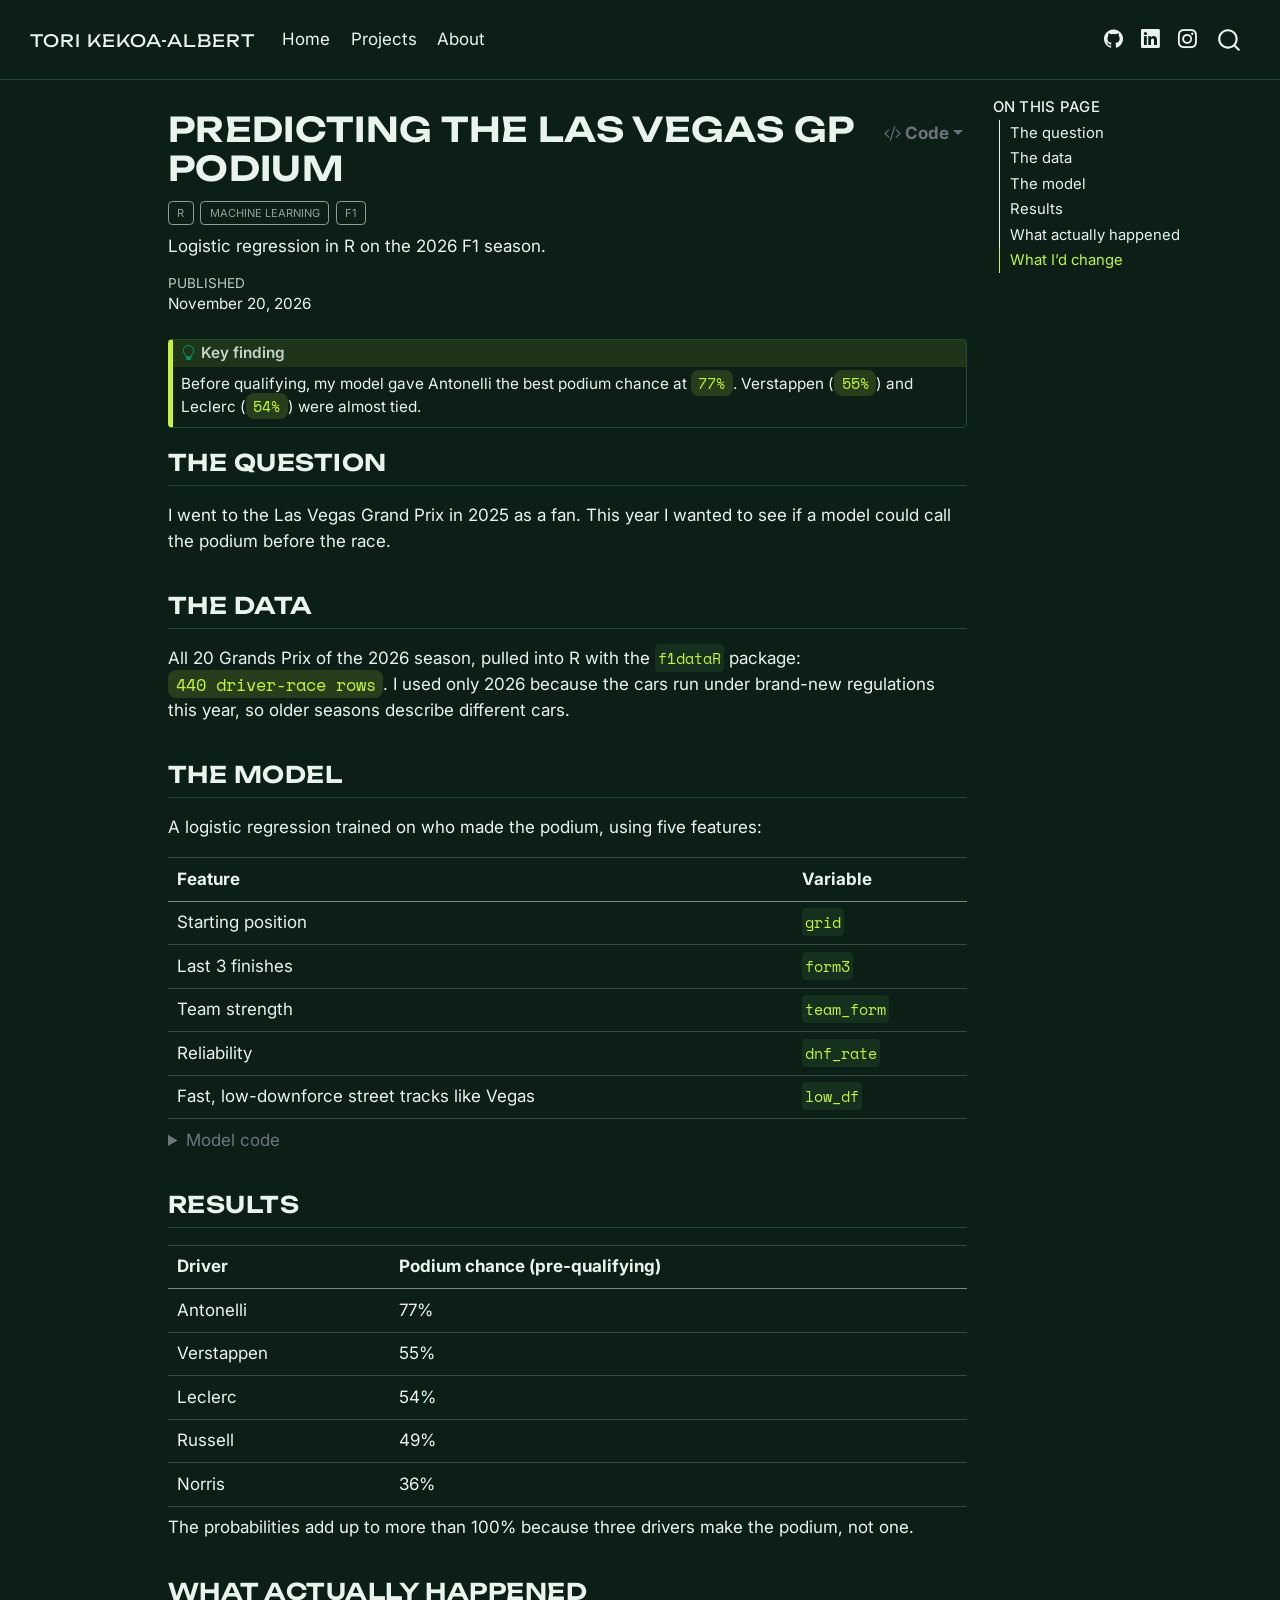
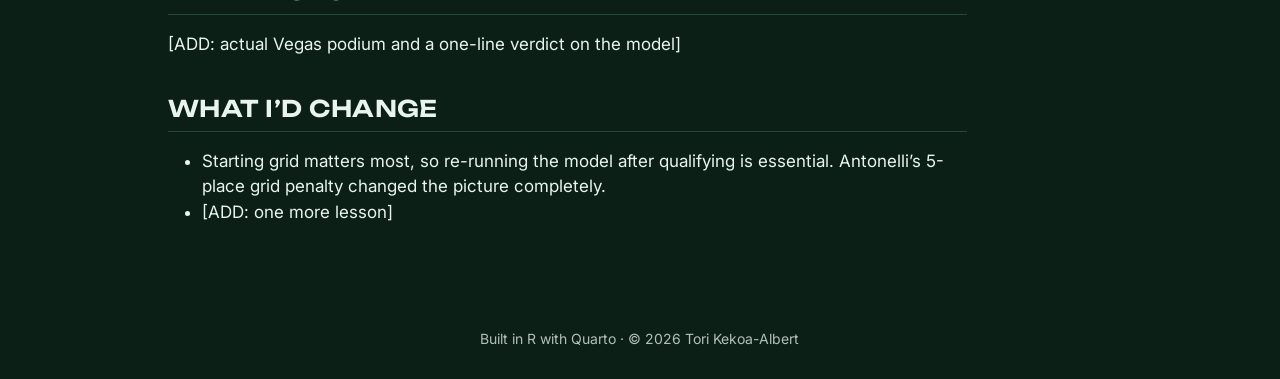
<file: projects/vegas-gp/index.html>
<!DOCTYPE html>
<html xmlns="http://www.w3.org/1999/xhtml" lang="en" xml:lang="en"><head>

<meta charset="utf-8">
<meta name="generator" content="quarto-1.11.9">

<meta name="viewport" content="width=device-width, initial-scale=1.0, user-scalable=yes">

<meta name="dcterms.date" content="2026-11-20">
<meta name="description" content="Logistic regression in R on the 2026 F1 season.">

<title>Predicting the Las Vegas GP podium – Tori Kekoa-Albert</title>
<style>
/* Default styles provided by pandoc.
** See https://pandoc.org/MANUAL.html#variables-for-html for config info.
*/
span.smallcaps{font-variant: small-caps;}
div.columns{display: flex; gap: 1.5em;}
div.column{flex: auto;}
@media screen {
div.columns{gap: min(4vw, 1.5em);}
div.column{overflow-x: auto;}
}
div.hanging-indent{margin-left: 1.5em; text-indent: -1.5em;}
ul.task-list{list-style: none;}
ul.task-list li input[type="checkbox"] {
  width: 0.8em;
  margin: 0 0.8em 0.2em -1em; /* quarto-specific, see https://github.com/quarto-dev/quarto-cli/issues/4556 */ 
  vertical-align: middle;
}
/* CSS for syntax highlighting */
html { -webkit-text-size-adjust: 100%; }
pre > code.sourceCode { white-space: pre; position: relative; }
pre > code.sourceCode > span { display: inline-block; line-height: 1.25; }
pre > code.sourceCode > span:empty { height: 1.2em; }
.sourceCode { overflow: visible; }
code.sourceCode > span { color: inherit; text-decoration: inherit; }
div.sourceCode { margin: 1em 0; }
pre.sourceCode { margin: 0; }
@media screen {
div.sourceCode { overflow: auto; }
}
@media print {
pre > code.sourceCode { white-space: pre-wrap; }
pre > code.sourceCode > span { text-indent: -5em; padding-left: 5em; }
}
pre.numberSource code
  { counter-reset: source-line 0; }
pre.numberSource code > span
  { position: relative; left: -4em; counter-increment: source-line; }
pre.numberSource code > span > a:first-child::before
  { content: counter(source-line);
    position: relative; left: -1em; text-align: right; vertical-align: baseline;
    border: none; display: inline-block;
    -webkit-touch-callout: none; -webkit-user-select: none;
    -khtml-user-select: none; -moz-user-select: none;
    -ms-user-select: none; user-select: none;
    padding: 0 4px; width: 4em;
  }
pre.numberSource { margin-left: 3em;  padding-left: 4px; }
div.sourceCode
  {   }
@media screen {
pre > code.sourceCode > span > a:first-child::before { text-decoration: underline; }
}
</style>


<script src="../../site_libs/quarto-nav/quarto-nav.js"></script>
<script src="../../site_libs/quarto-nav/headroom.min.js"></script>
<script src="../../site_libs/clipboard/clipboard.min.js"></script>
<script src="../../site_libs/quarto-search/autocomplete.umd.js"></script>
<script src="../../site_libs/quarto-search/fuse.min.js"></script>
<script src="../../site_libs/quarto-search/quarto-search.js"></script>
<meta name="quarto:offset" content="../../">
<script src="../../site_libs/quarto-html/quarto.js" type="module"></script>
<script src="../../site_libs/quarto-html/tabsets/tabsets.js" type="module"></script>
<script src="../../site_libs/quarto-html/scrollable-regions/scrollable-regions.js" type="module"></script>
<script src="../../site_libs/quarto-html/popper.min.js"></script>
<script src="../../site_libs/quarto-html/tippy.umd.min.js"></script>
<script src="../../site_libs/quarto-html/anchor.min.js"></script>
<link href="../../site_libs/quarto-html/tippy.css" rel="stylesheet">
<link href="../../site_libs/quarto-html/quarto-syntax-highlighting-dark-a89007aa4bdfa88ee14c220d434c9ad0.css" rel="stylesheet" id="quarto-text-highlighting-styles">
<script src="../../site_libs/bootstrap/bootstrap.min.js"></script>
<link href="../../site_libs/bootstrap/bootstrap-icons.css" rel="stylesheet">
<link href="../../site_libs/bootstrap/bootstrap-1d9b7c72910c04f30db11e39eb3ab618.min.css" rel="stylesheet" append-hash="true" id="quarto-bootstrap" data-mode="dark">
<script id="quarto-search-options" type="application/json">{
  "location": "navbar",
  "copy-button": false,
  "collapse-after": 3,
  "panel-placement": "end",
  "type": "overlay",
  "limit": 50,
  "keyboard-shortcut": [
    "f",
    "/",
    "s"
  ],
  "show-item-context": false,
  "language": {
    "search-no-results-text": "No results",
    "search-matching-documents-text": "matching documents",
    "search-copy-link-title": "Copy link to search",
    "search-hide-matches-text": "Hide additional matches",
    "search-more-match-text": "more match in this document",
    "search-more-matches-text": "more matches in this document",
    "search-clear-button-title": "Clear",
    "search-text-placeholder": "",
    "search-detached-cancel-button-title": "Cancel",
    "search-submit-button-title": "Submit",
    "search-label": "Search"
  }
}</script>
<style>html{ scroll-behavior: smooth; }</style>


</head>

<body class="nav-fixed quarto-light"><a id="quarto-skip-link" class="visually-hidden-focusable" href="#quarto-document-content">Skip to main content</a>

<div id="quarto-search-results"></div>
  <header id="quarto-header" class="headroom fixed-top">
    <nav class="navbar navbar-expand-lg " data-bs-theme="dark" aria-label="Site">
      <div class="navbar-container container-fluid">
      <div class="navbar-brand-container mx-auto">
    <a class="navbar-brand" href="../../index.html">
    <span class="navbar-title">Tori Kekoa-Albert</span>
    </a>
  </div>
          <button class="navbar-toggler" type="button" data-bs-toggle="collapse" data-bs-target="#navbarCollapse" aria-controls="navbarCollapse" aria-expanded="false" aria-label="Toggle navigation" onclick="if (window.quartoToggleHeadroom) { window.quartoToggleHeadroom(); }">
  <span class="navbar-toggler-icon"></span>
</button>
          <div class="collapse navbar-collapse" id="navbarCollapse">
            <ul class="navbar-nav navbar-nav-scroll me-auto">
  <li class="nav-item">
    <a class="nav-link" href="../../index.html"> 
<span class="menu-text">Home</span></a>
  </li>  
  <li class="nav-item">
    <a class="nav-link" href="../../projects.html"> 
<span class="menu-text">Projects</span></a>
  </li>  
  <li class="nav-item">
    <a class="nav-link" href="../../about.html"> 
<span class="menu-text">About</span></a>
  </li>  
</ul>
            <ul class="navbar-nav navbar-nav-scroll ms-auto">
  <li class="nav-item compact">
    <a class="nav-link" href="https://github.com/toripka-data"> <i class="bi bi-github" role="img" aria-label="GitHub">
</i> 
<span class="menu-text"></span></a>
  </li>  
  <li class="nav-item compact">
    <a class="nav-link" href="https://www.linkedin.com/in/YOUR-LINKEDIN"> <i class="bi bi-linkedin" role="img" aria-label="LinkedIn">
</i> 
<span class="menu-text"></span></a>
  </li>  
  <li class="nav-item compact">
    <a class="nav-link" href="https://www.instagram.com/toripka"> <i class="bi bi-instagram" role="img" aria-label="Instagram">
</i> 
<span class="menu-text"></span></a>
  </li>  
</ul>
          </div> <!-- /navcollapse -->
            <div class="quarto-navbar-tools">
</div>
            <div id="quarto-search" class="" title="Search"></div>
      </div> <!-- /container-fluid -->
    </nav>
</header>
<!-- content -->
<div id="quarto-content" class="quarto-container page-columns page-rows-contents page-layout-article page-navbar">
<!-- sidebar -->
<!-- margin-sidebar -->
    <div id="quarto-margin-sidebar" class="sidebar margin-sidebar">
        <nav id="TOC" role="doc-toc" aria-labelledby="toc-title" class="toc-active">
    <h2 id="toc-title">On this page</h2>
   
  <ul>
  <li><a href="#the-question" id="toc-the-question" class="nav-link active" data-scroll-target="#the-question">The question</a></li>
  <li><a href="#the-data" id="toc-the-data" class="nav-link" data-scroll-target="#the-data">The data</a></li>
  <li><a href="#the-model" id="toc-the-model" class="nav-link" data-scroll-target="#the-model">The model</a></li>
  <li><a href="#results" id="toc-results" class="nav-link" data-scroll-target="#results">Results</a></li>
  <li><a href="#what-actually-happened" id="toc-what-actually-happened" class="nav-link" data-scroll-target="#what-actually-happened">What actually happened</a></li>
  <li><a href="#what-id-change" id="toc-what-id-change" class="nav-link" data-scroll-target="#what-id-change">What I’d change</a></li>
  </ul>
</nav>
    </div>
<!-- main -->
<main class="content" id="quarto-document-content" tabindex="-1">

<header id="title-block-header" class="quarto-title-block default">
<div class="quarto-title">
<div class="quarto-title-block"><div><h1 class="title">Predicting the Las Vegas GP podium</h1><button type="button" class="btn code-tools-button dropdown-toggle" id="quarto-code-tools-menu" data-bs-toggle="dropdown" aria-expanded="false"><i class="bi"></i> Code</button><ul class="dropdown-menu dropdown-menu-end" aria-labelelledby="quarto-code-tools-menu"><li><a id="quarto-show-all-code" class="dropdown-item" href="javascript:void(0)" role="button">Show All Code</a></li><li><a id="quarto-hide-all-code" class="dropdown-item" href="javascript:void(0)" role="button">Hide All Code</a></li><li><hr class="dropdown-divider"></li><li><a id="quarto-view-source" class="dropdown-item" href="javascript:void(0)" role="button">View Source</a></li></ul></div></div>
  <div class="quarto-categories">
    <div class="quarto-category">R</div>
    <div class="quarto-category">machine learning</div>
    <div class="quarto-category">F1</div>
  </div>
  </div>

<div>
  <div class="description">
    Logistic regression in R on the 2026 F1 season.
  </div>
</div>


<div class="quarto-title-meta">

    
    <div>
    <div class="quarto-title-meta-heading">Published</div>
    <div class="quarto-title-meta-contents">
      <p class="date">November 20, 2026</p>
    </div>
  </div>
  
    
  </div>
  


</header>


<div class="callout callout-style-default callout-tip callout-titled">
<div class="callout-header d-flex align-content-center">
<div class="callout-icon-container">
<i class="callout-icon"></i>
</div>
<div class="callout-title-container flex-fill">
<span class="screen-reader-only">Tip</span>Key finding
</div>
</div>
<div class="callout-body-container callout-body">
<p>Before qualifying, my model gave Antonelli the best podium chance at <span class="stat">77%</span>. Verstappen (<span class="stat">55%</span>) and Leclerc (<span class="stat">54%</span>) were almost tied.</p>
</div>
</div>
<section id="the-question" class="level2">
<h2 class="anchored" data-anchor-id="the-question">The question</h2>
<p>I went to the Las Vegas Grand Prix in 2025 as a fan. This year I wanted to see if a model could call the podium before the race.</p>
</section>
<section id="the-data" class="level2">
<h2 class="anchored" data-anchor-id="the-data">The data</h2>
<p>All 20 Grands Prix of the 2026 season, pulled into R with the <code>f1dataR</code> package: <span class="stat">440 driver-race rows</span>. I used only 2026 because the cars run under brand-new regulations this year, so older seasons describe different cars.</p>
</section>
<section id="the-model" class="level2">
<h2 class="anchored" data-anchor-id="the-model">The model</h2>
<p>A logistic regression trained on who made the podium, using five features:</p>
<table class="caption-top table">
<thead>
<tr class="header">
<th>Feature</th>
<th>Variable</th>
</tr>
</thead>
<tbody>
<tr class="odd">
<td>Starting position</td>
<td><code>grid</code></td>
</tr>
<tr class="even">
<td>Last 3 finishes</td>
<td><code>form3</code></td>
</tr>
<tr class="odd">
<td>Team strength</td>
<td><code>team_form</code></td>
</tr>
<tr class="even">
<td>Reliability</td>
<td><code>dnf_rate</code></td>
</tr>
<tr class="odd">
<td>Fast, low-downforce street tracks like Vegas</td>
<td><code>low_df</code></td>
</tr>
</tbody>
</table>
<div class="cell">
<details class="code-fold">
<summary>Model code</summary>
<div class="code-copy-outer-scaffold"><div class="sourceCode cell-code" id="cb1"><pre class="sourceCode r code-with-copy"><code class="sourceCode r"><span id="cb1-1"><a href="#cb1-1" aria-hidden="true" tabindex="-1"></a><span class="co"># Paste your model code here, or source it:</span></span>
<span id="cb1-2"><a href="#cb1-2" aria-hidden="true" tabindex="-1"></a><span class="co"># source("vegas_model.R")</span></span></code></pre></div><button title="Copy to Clipboard" class="code-copy-button"><i class="bi"></i></button></div>
</details>
</div>
</section>
<section id="results" class="level2">
<h2 class="anchored" data-anchor-id="results">Results</h2>
<table class="caption-top table">
<thead>
<tr class="header">
<th>Driver</th>
<th>Podium chance (pre-qualifying)</th>
</tr>
</thead>
<tbody>
<tr class="odd">
<td>Antonelli</td>
<td>77%</td>
</tr>
<tr class="even">
<td>Verstappen</td>
<td>55%</td>
</tr>
<tr class="odd">
<td>Leclerc</td>
<td>54%</td>
</tr>
<tr class="even">
<td>Russell</td>
<td>49%</td>
</tr>
<tr class="odd">
<td>Norris</td>
<td>36%</td>
</tr>
</tbody>
</table>
<p>The probabilities add up to more than 100% because three drivers make the podium, not one.</p>
</section>
<section id="what-actually-happened" class="level2">
<h2 class="anchored" data-anchor-id="what-actually-happened">What actually happened</h2>
<!-- Fill in: the real podium, and how the model's picks compared. -->
<p>[ADD: actual Vegas podium and a one-line verdict on the model]</p>
</section>
<section id="what-id-change" class="level2">
<h2 class="anchored" data-anchor-id="what-id-change">What I’d change</h2>
<ul>
<li>Starting grid matters most, so re-running the model after qualifying is essential. Antonelli’s 5-place grid penalty changed the picture completely.</li>
<li>[ADD: one more lesson]</li>
</ul>


<!-- -->

</section>

</main> <!-- /main -->
<script id="quarto-html-after-body" type="application/javascript">
  window.document.addEventListener("DOMContentLoaded", function (event) {
    const icon = "";
    const anchorJS = new window.AnchorJS();
    anchorJS.options = {
      placement: 'right',
      icon: icon
    };
    anchorJS.add('.anchored');
    const isCodeAnnotation = (el) => {
      for (const clz of el.classList) {
        if (clz.startsWith('code-annotation-')) {                     
          return true;
        }
      }
      return false;
    }
    const onCopySuccess = function(e) {
      // button target
      const button = e.trigger;
      // don't keep focus
      button.blur();
      // flash "checked"
      button.classList.add('code-copy-button-checked');
      var currentTitle = button.getAttribute("title");
      button.setAttribute("title", "Copied!");
      let tooltip;
      if (window.bootstrap) {
        button.setAttribute("data-bs-toggle", "tooltip");
        button.setAttribute("data-bs-placement", "left");
        button.setAttribute("data-bs-title", "Copied!");
        tooltip = new bootstrap.Tooltip(button, 
          { trigger: "manual", 
            customClass: "code-copy-button-tooltip",
            offset: [0, -8]});
        tooltip.show();    
      }
      setTimeout(function() {
        if (tooltip) {
          tooltip.hide();
          button.removeAttribute("data-bs-title");
          button.removeAttribute("data-bs-toggle");
          button.removeAttribute("data-bs-placement");
        }
        button.setAttribute("title", currentTitle);
        button.classList.remove('code-copy-button-checked');
      }, 1000);
      // clear code selection
      e.clearSelection();
    }
    const getTextToCopy = function(trigger) {
      const outerScaffold = trigger.parentElement.cloneNode(true);
      const codeEl = outerScaffold.querySelector('code');
      for (const childEl of codeEl.children) {
        if (isCodeAnnotation(childEl)) {
          childEl.remove();
        }
      }
      return codeEl.innerText;
    }
    const clipboard = new window.ClipboardJS('.code-copy-button:not([data-in-quarto-modal])', {
      text: getTextToCopy
    });
    clipboard.on('success', onCopySuccess);
    if (window.document.getElementById('quarto-embedded-source-code-modal')) {
      const clipboardModal = new window.ClipboardJS('.code-copy-button[data-in-quarto-modal]', {
        text: getTextToCopy,
        container: window.document.getElementById('quarto-embedded-source-code-modal')
      });
      clipboardModal.on('success', onCopySuccess);
    }
    const viewSource = window.document.getElementById('quarto-view-source') ||
                       window.document.getElementById('quarto-code-tools-source');
    if (viewSource) {
      const sourceUrl = viewSource.getAttribute("data-quarto-source-url");
      viewSource.addEventListener("click", function(e) {
        if (sourceUrl) {
          // rstudio viewer pane
          if (/\bcapabilities=\b/.test(window.location)) {
            window.open(sourceUrl);
          } else {
            window.location.href = sourceUrl;
          }
        } else {
          const modal = new bootstrap.Modal(document.getElementById('quarto-embedded-source-code-modal'));
          modal.show();
        }
        return false;
      });
    }
    function toggleCodeHandler(show) {
      return function(e) {
        const cellDetails = window.document.querySelectorAll(".cell details.code-fold");
        for (let i=0; i<cellDetails.length; i++) {
          const details = cellDetails[i];
          if (show) {
            details.open = true;
          } else {
            details.removeAttribute("open");
          }
        }
        const cellCodeDivs = window.document.querySelectorAll(".cell div.sourceCode.cell-code");
        const fromCls = show ? "hidden" : "unhidden";
        const toCls = show ? "unhidden" : "hidden";
        for (let i=0; i<cellCodeDivs.length; i++) {
          const codeDiv = cellCodeDivs[i];
          if (codeDiv.classList.contains(fromCls)) {
            codeDiv.classList.remove(fromCls);
            codeDiv.classList.add(toCls);
          } 
        }
        return false;
      }
    }
    const hideAllCode = window.document.getElementById("quarto-hide-all-code");
    if (hideAllCode) {
      hideAllCode.addEventListener("click", toggleCodeHandler(false));
    }
    const showAllCode = window.document.getElementById("quarto-show-all-code");
    if (showAllCode) {
      showAllCode.addEventListener("click", toggleCodeHandler(true));
    }
      var localhostRegex = new RegExp(/^(?:http|https):\/\/localhost\:?[0-9]*\//);
      var mailtoRegex = new RegExp(/^mailto:/);
        var filterRegex = new RegExp("https:\/\/toripka-data\.github\.io");
      var isInternal = (href) => {
          return filterRegex.test(href) || localhostRegex.test(href) || mailtoRegex.test(href);
      }
      // Inspect non-navigation links and adorn them if external
      window.quartoDecorateExternalLinks = function (root) {
     var links = (root || window.document).querySelectorAll('a[href]:not(.nav-link):not(.navbar-brand):not(.toc-action):not(.sidebar-link):not(.sidebar-item-toggle):not(.pagination-link):not(.no-external):not([aria-hidden]):not(.dropdown-item):not(.quarto-navigation-tool):not(.about-link)');
      for (var i=0; i<links.length; i++) {
        const link = links[i];
        if (!isInternal(link.href)) {
          // undo the damage that might have been done by quarto-nav.js in the case of
          // links that we want to consider external
          if (link.dataset.originalHref !== undefined) {
            link.href = link.dataset.originalHref;
          }
          if (!link.classList.contains('no-external-icon')) {
          }
        }
      }
      };
      window.quartoDecorateExternalLinks(window.document);
    // Esc closes the popup (WCAG 1.4.13) and focus leaving both trigger and
    // popup closes it (WCAG 2.4.11); tippy handles neither for interactive popups.
    const hideOnEscAndFocusOut = {
      name: 'hideOnEscAndFocusOut',
      defaultValue: true,
      fn(instance) {
        const dismiss = () => {
          // A show scheduled by the trigger delay would otherwise reopen it
          instance.clearDelayTimeouts();
          instance.hide();
        };
        const onKeyDown = (event) => {
          if (event.key !== 'Escape') {
            return;
          }
          // Keep Esc from also reaching page handlers (e.g. reveal.js overview),
          // except an open reveal.js slide menu, which Esc should close too.
          // The menu handles keys only when its keyboard option is on.
          const menuHandlesEsc = window.Reveal?.getPlugin?.('menu')?.isOpen() &&
            window.Reveal.getConfig().menu?.keyboard !== false;
          if (!menuHandlesEsc) {
            event.stopPropagation();
          }
          if (instance.popper.contains(window.document.activeElement)) {
            // Disabled while refocusing so the focus trigger does not reopen it
            instance.disable();
            instance.reference.focus();
            instance.enable();
          }
          dismiss();
        };
        const onFocusOut = (event) => {
          const target = event.relatedTarget;
          if (target && !instance.reference.contains(target) &&
              !instance.popper.contains(target)) {
            dismiss();
          }
        };
        // On the trigger too: a click trigger (code-annotations: select) has no
        // blur handling. Attached for the instance's lifetime so leaving the
        // trigger also cancels a show still pending on the trigger delay.
        instance.reference.addEventListener('focusout', onFocusOut);
        return {
          onShow() {
            window.document.addEventListener('keydown', onKeyDown, true);
            instance.popper.addEventListener('focusout', onFocusOut);
          },
          onHide() {
            window.document.removeEventListener('keydown', onKeyDown, true);
            instance.popper.removeEventListener('focusout', onFocusOut);
          },
          onDestroy() {
            instance.reference.removeEventListener('focusout', onFocusOut);
          },
        };
      },
    };
    function tippyHover(el, contentFn, onTriggerFn, onUntriggerFn) {
      const config = {
        allowHTML: true,
        maxWidth: 500,
        delay: 100,
        arrow: false,
        appendTo: function(el) {
            return el.parentElement;
        },
        interactive: true,
        interactiveBorder: 10,
        theme: 'quarto',
        placement: 'bottom-start',
        plugins: [hideOnEscAndFocusOut],
      };
      if (contentFn) {
        config.content = contentFn;
      }
      if (onTriggerFn) {
        config.onTrigger = onTriggerFn;
      }
      if (onUntriggerFn) {
        config.onUntrigger = onUntriggerFn;
      }
      window.tippy(el, config); 
    }
    const noterefs = window.document.querySelectorAll('a[role="doc-noteref"]');
    for (var i=0; i<noterefs.length; i++) {
      const ref = noterefs[i];
      tippyHover(ref, function() {
        // use id or data attribute instead here
        let href = ref.getAttribute('data-footnote-href') || ref.getAttribute('href');
        try { href = new URL(href).hash; } catch {}
        const id = href.replace(/^#\/?/, "");
        const note = window.document.getElementById(id);
        if (note) {
          return note.innerHTML;
        } else {
          return "";
        }
      });
    }
    const xrefs = window.document.querySelectorAll('a.quarto-xref');
    const processXRef = (id, note) => {
      // Strip column container classes
      const stripColumnClz = (el) => {
        el.classList.remove("page-full", "page-columns");
        if (el.children) {
          for (const child of el.children) {
            stripColumnClz(child);
          }
        }
      }
      stripColumnClz(note)
      if (id === null || id.startsWith('sec-')) {
        // Special case sections, only their first couple elements
        const container = document.createElement("div");
        if (note.children && note.children.length > 2) {
          container.appendChild(note.children[0].cloneNode(true));
          for (let i = 1; i < note.children.length; i++) {
            const child = note.children[i];
            if (child.tagName === "P" && child.innerText === "") {
              continue;
            } else {
              container.appendChild(child.cloneNode(true));
              break;
            }
          }
          if (window.Quarto?.typesetMath) {
            window.Quarto.typesetMath(container);
          }
          return container.innerHTML
        } else {
          if (window.Quarto?.typesetMath) {
            window.Quarto.typesetMath(note);
          }
          return note.innerHTML;
        }
      } else {
        // Remove any anchor links if they are present
        const anchorLink = note.querySelector('a.anchorjs-link');
        if (anchorLink) {
          anchorLink.remove();
        }
        if (window.Quarto?.typesetMath) {
          window.Quarto.typesetMath(note);
        }
        if (note.classList.contains("callout")) {
          return note.outerHTML;
        } else {
          return note.innerHTML;
        }
      }
    }
    for (var i=0; i<xrefs.length; i++) {
      const xref = xrefs[i];
      tippyHover(xref, undefined, function(instance) {
        instance.disable();
        let url = xref.getAttribute('href');
        let hash = undefined; 
        if (url.startsWith('#')) {
          hash = url;
        } else {
          try { hash = new URL(url).hash; } catch {}
        }
        if (hash) {
          const id = hash.replace(/^#\/?/, "");
          const note = window.document.getElementById(id);
          if (note !== null) {
            try {
              const html = processXRef(id, note.cloneNode(true));
              instance.setContent(html);
            } finally {
              instance.enable();
              instance.show();
            }
          } else {
            // See if we can fetch this
            fetch(url.split('#')[0])
            .then(res => res.text())
            .then(html => {
              const parser = new DOMParser();
              const htmlDoc = parser.parseFromString(html, "text/html");
              const note = htmlDoc.getElementById(id);
              if (note !== null) {
                const html = processXRef(id, note);
                instance.setContent(html);
              } 
            }).finally(() => {
              instance.enable();
              instance.show();
            });
          }
        } else {
          // See if we can fetch a full url (with no hash to target)
          // This is a special case and we should probably do some content thinning / targeting
          fetch(url)
          .then(res => res.text())
          .then(html => {
            const parser = new DOMParser();
            const htmlDoc = parser.parseFromString(html, "text/html");
            const note = htmlDoc.querySelector('main.content');
            if (note !== null) {
              // This should only happen for chapter cross references
              // (since there is no id in the URL)
              // remove the first header
              if (note.children.length > 0 && note.children[0].tagName === "HEADER") {
                note.children[0].remove();
              }
              const html = processXRef(null, note);
              instance.setContent(html);
            } 
          }).finally(() => {
            instance.enable();
            instance.show();
          });
        }
      }, function(instance) {
      });
    }
        let selectedAnnoteEl;
        const selectorForAnnotation = ( cell, annotation) => {
          let cellAttr = 'data-code-cell="' + cell + '"';
          let lineAttr = 'data-code-annotation="' +  annotation + '"';
          const selector = 'span[' + cellAttr + '][' + lineAttr + ']';
          return selector;
        }
        const selectCodeLines = (annoteEl) => {
          const doc = window.document;
          const targetCell = annoteEl.getAttribute("data-target-cell");
          const targetAnnotation = annoteEl.getAttribute("data-target-annotation");
          const annoteSpan = window.document.querySelector(selectorForAnnotation(targetCell, targetAnnotation));
          const lines = annoteSpan.getAttribute("data-code-lines").split(",");
          const lineIds = lines.map((line) => {
            return targetCell + "-" + line;
          })
          // Each band is positioned against its own containing block, which is
          // not the offsetParent of the lines, so place it from client rects.
          const placeBand = (band, firstEl, lastEl, codeBlock) => {
            const container = band.offsetParent;
            if (container === null) {
              return;
            }
            const containerRect = container.getBoundingClientRect();
            // Reveal.js scales slides with a transform, so convert client
            // pixels back to the CSS pixels of the container.
            const scale = containerRect.height / container.offsetHeight || 1;
            const firstRect = firstEl.getBoundingClientRect();
            const lastRect = lastEl.getBoundingClientRect();
            const top = (firstRect.top - containerRect.top) / scale - container.clientTop + container.scrollTop;
            const height = (lastRect.bottom - firstRect.top) / scale;
            band.style.top = top - 2 + "px";
            band.style.height = height + 4 + "px";
            if (codeBlock) {
              // Without the copy button wrapper, the containing block is wider
              // than the code block, so span the code block explicitly.
              const blockRect = codeBlock.getBoundingClientRect();
              band.style.left = (blockRect.left - containerRect.left) / scale - container.clientLeft + container.scrollLeft + "px";
              band.style.width = blockRect.width / scale + "px";
            }
          };
          if (lineIds.length > 0) {
            const el = window.document.getElementById(lineIds[0]);
            const lastEl = window.document.getElementById(lineIds[lineIds.length - 1]);
            const parent = el.parentElement.parentElement;
            // cook up a div (if necessary) and position it
            let div = window.document.getElementById("code-annotation-line-highlight");
            if (div === null) {
              div = window.document.createElement("div");
              div.setAttribute("id", "code-annotation-line-highlight");
              div.style.position = 'absolute';
              parent.appendChild(div);
            }
            placeBand(div, el, lastEl, parent.closest("div.sourceCode") || parent);
            let gutterDiv = window.document.getElementById("code-annotation-line-highlight-gutter");
            if (gutterDiv === null) {
              gutterDiv = window.document.createElement("div");
              gutterDiv.setAttribute("id", "code-annotation-line-highlight-gutter");
              gutterDiv.style.position = 'absolute';
              const codeCell = window.document.getElementById(targetCell);
              const gutter = codeCell.querySelector('.code-annotation-gutter');
              gutter.appendChild(gutterDiv);
            }
            placeBand(gutterDiv, el, lastEl);
            selectedAnnoteEl = annoteEl;
          }
        };
        const unselectCodeLines = () => {
          const elementsIds = ["code-annotation-line-highlight", "code-annotation-line-highlight-gutter"];
          elementsIds.forEach((elId) => {
            const div = window.document.getElementById(elId);
            if (div) {
              div.remove();
            }
          });
          selectedAnnoteEl = undefined;
        };
          // Handle positioning of the toggle
      window.addEventListener(
        "resize",
        throttle(() => {
          elRect = undefined;
          if (selectedAnnoteEl) {
            selectCodeLines(selectedAnnoteEl);
          }
        }, 10)
      );
      function throttle(fn, ms) {
      let throttle = false;
      let timer;
        return (...args) => {
          if(!throttle) { // first call gets through
              fn.apply(this, args);
              throttle = true;
          } else { // all the others get throttled
              if(timer) clearTimeout(timer); // cancel #2
              timer = setTimeout(() => {
                fn.apply(this, args);
                timer = throttle = false;
              }, ms);
          }
        };
      }
        // Attach click handler to the DT
        const annoteDls = window.document.querySelectorAll('dt[data-target-cell]');
        for (const annoteDlNode of annoteDls) {
          annoteDlNode.addEventListener('click', (event) => {
            const clickedEl = event.target;
            if (clickedEl !== selectedAnnoteEl) {
              unselectCodeLines();
              const activeEl = window.document.querySelector('dt[data-target-cell].code-annotation-active');
              if (activeEl) {
                activeEl.classList.remove('code-annotation-active');
              }
              selectCodeLines(clickedEl);
              clickedEl.classList.add('code-annotation-active');
            } else {
              // Unselect the line
              unselectCodeLines();
              clickedEl.classList.remove('code-annotation-active');
            }
          });
        }
    const findCites = (el) => {
      const parentEl = el.parentElement;
      if (parentEl) {
        const cites = parentEl.dataset.cites;
        if (cites) {
          return {
            el,
            cites: cites.split(' ')
          };
        } else {
          return findCites(el.parentElement)
        }
      } else {
        return undefined;
      }
    };
    var bibliorefs = window.document.querySelectorAll('a[role="doc-biblioref"]');
    for (var i=0; i<bibliorefs.length; i++) {
      const ref = bibliorefs[i];
      const citeInfo = findCites(ref);
      if (citeInfo) {
        tippyHover(citeInfo.el, function() {
          var popup = window.document.createElement('div');
          citeInfo.cites.forEach(function(cite) {
            var citeDiv = window.document.createElement('div');
            citeDiv.classList.add('hanging-indent');
            citeDiv.classList.add('csl-entry');
            var biblioDiv = window.document.getElementById('ref-' + cite);
            if (biblioDiv) {
              citeDiv.innerHTML = biblioDiv.innerHTML;
            }
            popup.appendChild(citeDiv);
          });
          return popup.innerHTML;
        });
      }
    }
  });
  </script>
  <script type="application/javascript">
  window.quartoScrollableRegionsLabels = {"code":"Scrollable code","output":"Scrollable output"};
  </script><div class="modal fade" id="quarto-embedded-source-code-modal" tabindex="-1" aria-labelledby="quarto-embedded-source-code-modal-label" aria-hidden="true"><div class="modal-dialog modal-dialog-scrollable"><div class="modal-content"><div class="modal-header"><h5 class="modal-title" id="quarto-embedded-source-code-modal-label">Source Code</h5><button class="btn-close" data-bs-dismiss="modal"></button></div><div class="modal-body"><div class="">
<div class="code-copy-outer-scaffold"><div class="sourceCode" id="cb2" data-shortcodes="false"><pre class="sourceCode markdown code-with-copy"><code class="sourceCode markdown"><span id="cb2-1"><a href="#cb2-1" aria-hidden="true" tabindex="-1"></a><span class="co">---</span></span>
<span id="cb2-2"><a href="#cb2-2" aria-hidden="true" tabindex="-1"></a><span class="an">title:</span><span class="co"> "Predicting the Las Vegas GP podium"</span></span>
<span id="cb2-3"><a href="#cb2-3" aria-hidden="true" tabindex="-1"></a><span class="an">description:</span><span class="co"> "Logistic regression in R on the 2026 F1 season."</span></span>
<span id="cb2-4"><a href="#cb2-4" aria-hidden="true" tabindex="-1"></a><span class="an">date:</span><span class="co"> 2026-11-20</span></span>
<span id="cb2-5"><a href="#cb2-5" aria-hidden="true" tabindex="-1"></a><span class="an">categories:</span><span class="co"> [R, machine learning, F1]</span></span>
<span id="cb2-6"><a href="#cb2-6" aria-hidden="true" tabindex="-1"></a><span class="an">image:</span><span class="co"> thumbnail.png   # export a slide from your carousel as thumbnail.png</span></span>
<span id="cb2-7"><a href="#cb2-7" aria-hidden="true" tabindex="-1"></a><span class="co">---</span></span>
<span id="cb2-8"><a href="#cb2-8" aria-hidden="true" tabindex="-1"></a></span>
<span id="cb2-9"><a href="#cb2-9" aria-hidden="true" tabindex="-1"></a>::: {.callout-tip}</span>
<span id="cb2-10"><a href="#cb2-10" aria-hidden="true" tabindex="-1"></a><span class="fu">## Key finding</span></span>
<span id="cb2-11"><a href="#cb2-11" aria-hidden="true" tabindex="-1"></a>Before qualifying, my model gave Antonelli the best podium chance at <span class="co">[</span><span class="ot">77%</span><span class="co">]</span>{.stat}. Verstappen (<span class="co">[</span><span class="ot">55%</span><span class="co">]</span>{.stat}) and Leclerc (<span class="co">[</span><span class="ot">54%</span><span class="co">]</span>{.stat}) were almost tied.</span>
<span id="cb2-12"><a href="#cb2-12" aria-hidden="true" tabindex="-1"></a>:::</span>
<span id="cb2-13"><a href="#cb2-13" aria-hidden="true" tabindex="-1"></a></span>
<span id="cb2-14"><a href="#cb2-14" aria-hidden="true" tabindex="-1"></a><span class="fu">## The question</span></span>
<span id="cb2-15"><a href="#cb2-15" aria-hidden="true" tabindex="-1"></a></span>
<span id="cb2-16"><a href="#cb2-16" aria-hidden="true" tabindex="-1"></a>I went to the Las Vegas Grand Prix in 2025 as a fan. This year I wanted to see if a model could call the podium before the race.</span>
<span id="cb2-17"><a href="#cb2-17" aria-hidden="true" tabindex="-1"></a></span>
<span id="cb2-18"><a href="#cb2-18" aria-hidden="true" tabindex="-1"></a><span class="fu">## The data</span></span>
<span id="cb2-19"><a href="#cb2-19" aria-hidden="true" tabindex="-1"></a></span>
<span id="cb2-20"><a href="#cb2-20" aria-hidden="true" tabindex="-1"></a>All 20 Grands Prix of the 2026 season, pulled into R with the <span class="in">`f1dataR`</span> package: <span class="co">[</span><span class="ot">440 driver-race rows</span><span class="co">]</span>{.stat}. I used only 2026 because the cars run under brand-new regulations this year, so older seasons describe different cars.</span>
<span id="cb2-21"><a href="#cb2-21" aria-hidden="true" tabindex="-1"></a></span>
<span id="cb2-22"><a href="#cb2-22" aria-hidden="true" tabindex="-1"></a><span class="fu">## The model</span></span>
<span id="cb2-23"><a href="#cb2-23" aria-hidden="true" tabindex="-1"></a></span>
<span id="cb2-24"><a href="#cb2-24" aria-hidden="true" tabindex="-1"></a>A logistic regression trained on who made the podium, using five features:</span>
<span id="cb2-25"><a href="#cb2-25" aria-hidden="true" tabindex="-1"></a></span>
<span id="cb2-26"><a href="#cb2-26" aria-hidden="true" tabindex="-1"></a><span class="pp">|</span> Feature <span class="pp">|</span> Variable <span class="pp">|</span></span>
<span id="cb2-27"><a href="#cb2-27" aria-hidden="true" tabindex="-1"></a><span class="pp">| ---</span> <span class="pp">| ---</span> <span class="pp">|</span></span>
<span id="cb2-28"><a href="#cb2-28" aria-hidden="true" tabindex="-1"></a><span class="pp">|</span> Starting position <span class="pp">|</span> <span class="in">`grid`</span> <span class="pp">|</span></span>
<span id="cb2-29"><a href="#cb2-29" aria-hidden="true" tabindex="-1"></a><span class="pp">|</span> Last 3 finishes <span class="pp">|</span> <span class="in">`form3`</span> <span class="pp">|</span></span>
<span id="cb2-30"><a href="#cb2-30" aria-hidden="true" tabindex="-1"></a><span class="pp">|</span> Team strength <span class="pp">|</span> <span class="in">`team_form`</span> <span class="pp">|</span></span>
<span id="cb2-31"><a href="#cb2-31" aria-hidden="true" tabindex="-1"></a><span class="pp">|</span> Reliability <span class="pp">|</span> <span class="in">`dnf_rate`</span> <span class="pp">|</span></span>
<span id="cb2-32"><a href="#cb2-32" aria-hidden="true" tabindex="-1"></a><span class="pp">|</span> Fast, low-downforce street tracks like Vegas <span class="pp">|</span> <span class="in">`low_df`</span> <span class="pp">|</span></span>
<span id="cb2-33"><a href="#cb2-33" aria-hidden="true" tabindex="-1"></a></span>
<span id="cb2-36"><a href="#cb2-36" aria-hidden="true" tabindex="-1"></a><span class="in">```{r}</span></span>
<span id="cb2-37"><a href="#cb2-37" aria-hidden="true" tabindex="-1"></a><span class="co">#| eval: false</span></span>
<span id="cb2-38"><a href="#cb2-38" aria-hidden="true" tabindex="-1"></a><span class="co">#| code-summary: "Model code"</span></span>
<span id="cb2-39"><a href="#cb2-39" aria-hidden="true" tabindex="-1"></a><span class="co"># Paste your model code here, or source it:</span></span>
<span id="cb2-40"><a href="#cb2-40" aria-hidden="true" tabindex="-1"></a><span class="co"># source("vegas_model.R")</span></span>
<span id="cb2-41"><a href="#cb2-41" aria-hidden="true" tabindex="-1"></a><span class="in">```</span></span>
<span id="cb2-42"><a href="#cb2-42" aria-hidden="true" tabindex="-1"></a></span>
<span id="cb2-43"><a href="#cb2-43" aria-hidden="true" tabindex="-1"></a><span class="fu">## Results</span></span>
<span id="cb2-44"><a href="#cb2-44" aria-hidden="true" tabindex="-1"></a></span>
<span id="cb2-45"><a href="#cb2-45" aria-hidden="true" tabindex="-1"></a><span class="pp">|</span> Driver <span class="pp">|</span> Podium chance (pre-qualifying) <span class="pp">|</span></span>
<span id="cb2-46"><a href="#cb2-46" aria-hidden="true" tabindex="-1"></a><span class="pp">| ---</span> <span class="pp">| ---</span> <span class="pp">|</span></span>
<span id="cb2-47"><a href="#cb2-47" aria-hidden="true" tabindex="-1"></a><span class="pp">|</span> Antonelli <span class="pp">|</span> 77% <span class="pp">|</span></span>
<span id="cb2-48"><a href="#cb2-48" aria-hidden="true" tabindex="-1"></a><span class="pp">|</span> Verstappen <span class="pp">|</span> 55% <span class="pp">|</span></span>
<span id="cb2-49"><a href="#cb2-49" aria-hidden="true" tabindex="-1"></a><span class="pp">|</span> Leclerc <span class="pp">|</span> 54% <span class="pp">|</span></span>
<span id="cb2-50"><a href="#cb2-50" aria-hidden="true" tabindex="-1"></a><span class="pp">|</span> Russell <span class="pp">|</span> 49% <span class="pp">|</span></span>
<span id="cb2-51"><a href="#cb2-51" aria-hidden="true" tabindex="-1"></a><span class="pp">|</span> Norris <span class="pp">|</span> 36% <span class="pp">|</span></span>
<span id="cb2-52"><a href="#cb2-52" aria-hidden="true" tabindex="-1"></a></span>
<span id="cb2-53"><a href="#cb2-53" aria-hidden="true" tabindex="-1"></a>The probabilities add up to more than 100% because three drivers make the podium, not one.</span>
<span id="cb2-54"><a href="#cb2-54" aria-hidden="true" tabindex="-1"></a></span>
<span id="cb2-55"><a href="#cb2-55" aria-hidden="true" tabindex="-1"></a><span class="fu">## What actually happened</span></span>
<span id="cb2-56"><a href="#cb2-56" aria-hidden="true" tabindex="-1"></a></span>
<span id="cb2-57"><a href="#cb2-57" aria-hidden="true" tabindex="-1"></a><span class="co">&lt;!-- Fill in: the real podium, and how the model's picks compared. --&gt;</span></span>
<span id="cb2-58"><a href="#cb2-58" aria-hidden="true" tabindex="-1"></a><span class="co">[</span><span class="ot">ADD: actual Vegas podium and a one-line verdict on the model</span><span class="co">]</span></span>
<span id="cb2-59"><a href="#cb2-59" aria-hidden="true" tabindex="-1"></a></span>
<span id="cb2-60"><a href="#cb2-60" aria-hidden="true" tabindex="-1"></a><span class="fu">## What I'd change</span></span>
<span id="cb2-61"><a href="#cb2-61" aria-hidden="true" tabindex="-1"></a></span>
<span id="cb2-62"><a href="#cb2-62" aria-hidden="true" tabindex="-1"></a><span class="ss">- </span>Starting grid matters most, so re-running the model after qualifying is essential. Antonelli's 5-place grid penalty changed the picture completely.</span>
<span id="cb2-63"><a href="#cb2-63" aria-hidden="true" tabindex="-1"></a><span class="ss">- </span><span class="co">[</span><span class="ot">ADD: one more lesson</span><span class="co">]</span></span>
</code></pre></div><button title="Copy to Clipboard" class="code-copy-button" data-in-quarto-modal=""><i class="bi"></i></button></div>
</div></div></div></div></div>
</div> <!-- /content -->
<footer class="footer">
  <div class="nav-footer">
    <div class="nav-footer-left">
      &nbsp;
    </div>   
    <div class="nav-footer-center">
<p>Built in R with Quarto · © 2026 Tori Kekoa-Albert</p>
</div>
    <div class="nav-footer-right">
      &nbsp;
    </div>
  </div>
</footer>




<script src="../../site_libs/quarto-html/zenscroll-min.js"></script>
</body></html>
</file>
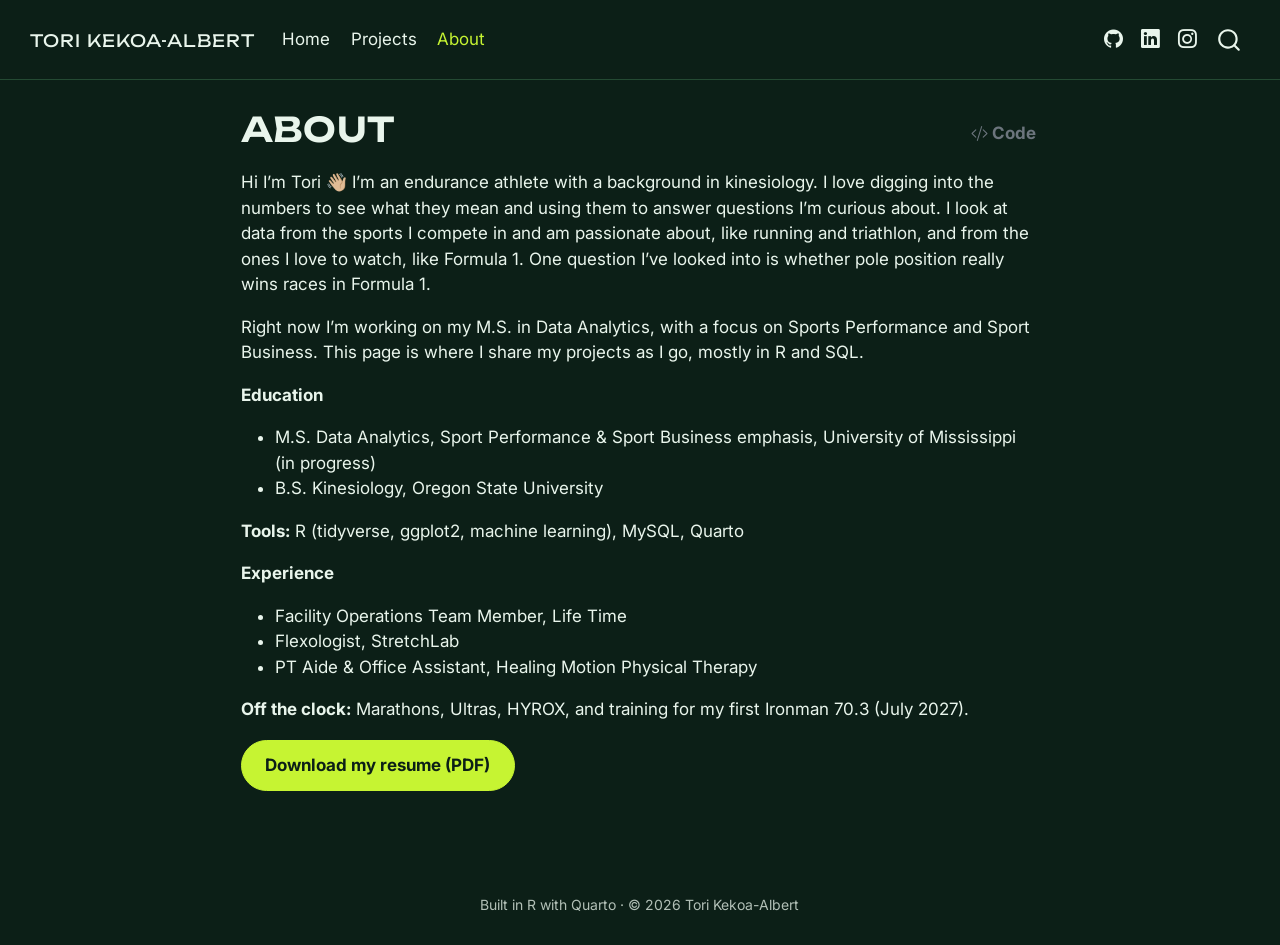
<file: about.html>
<!DOCTYPE html>
<html xmlns="http://www.w3.org/1999/xhtml" lang="en" xml:lang="en"><head>

<meta charset="utf-8">
<meta name="generator" content="quarto-1.11.9">

<meta name="viewport" content="width=device-width, initial-scale=1.0, user-scalable=yes">


<title>About – Tori Kekoa-Albert</title>
<style>
/* Default styles provided by pandoc.
** See https://pandoc.org/MANUAL.html#variables-for-html for config info.
*/
span.smallcaps{font-variant: small-caps;}
div.columns{display: flex; gap: 1.5em;}
div.column{flex: auto;}
@media screen {
div.columns{gap: min(4vw, 1.5em);}
div.column{overflow-x: auto;}
}
div.hanging-indent{margin-left: 1.5em; text-indent: -1.5em;}
ul.task-list{list-style: none;}
ul.task-list li input[type="checkbox"] {
  width: 0.8em;
  margin: 0 0.8em 0.2em -1em; /* quarto-specific, see https://github.com/quarto-dev/quarto-cli/issues/4556 */ 
  vertical-align: middle;
}
/* CSS for syntax highlighting */
html { -webkit-text-size-adjust: 100%; }
pre > code.sourceCode { white-space: pre; position: relative; }
pre > code.sourceCode > span { display: inline-block; line-height: 1.25; }
pre > code.sourceCode > span:empty { height: 1.2em; }
.sourceCode { overflow: visible; }
code.sourceCode > span { color: inherit; text-decoration: inherit; }
div.sourceCode { margin: 1em 0; }
pre.sourceCode { margin: 0; }
@media screen {
div.sourceCode { overflow: auto; }
}
@media print {
pre > code.sourceCode { white-space: pre-wrap; }
pre > code.sourceCode > span { text-indent: -5em; padding-left: 5em; }
}
pre.numberSource code
  { counter-reset: source-line 0; }
pre.numberSource code > span
  { position: relative; left: -4em; counter-increment: source-line; }
pre.numberSource code > span > a:first-child::before
  { content: counter(source-line);
    position: relative; left: -1em; text-align: right; vertical-align: baseline;
    border: none; display: inline-block;
    -webkit-touch-callout: none; -webkit-user-select: none;
    -khtml-user-select: none; -moz-user-select: none;
    -ms-user-select: none; user-select: none;
    padding: 0 4px; width: 4em;
  }
pre.numberSource { margin-left: 3em;  padding-left: 4px; }
div.sourceCode
  {   }
@media screen {
pre > code.sourceCode > span > a:first-child::before { text-decoration: underline; }
}
</style>


<script src="site_libs/quarto-nav/quarto-nav.js"></script>
<script src="site_libs/quarto-nav/headroom.min.js"></script>
<script src="site_libs/clipboard/clipboard.min.js"></script>
<script src="site_libs/quarto-search/autocomplete.umd.js"></script>
<script src="site_libs/quarto-search/fuse.min.js"></script>
<script src="site_libs/quarto-search/quarto-search.js"></script>
<meta name="quarto:offset" content="./">
<script src="site_libs/quarto-html/quarto.js" type="module"></script>
<script src="site_libs/quarto-html/tabsets/tabsets.js" type="module"></script>
<script src="site_libs/quarto-html/scrollable-regions/scrollable-regions.js" type="module"></script>
<script src="site_libs/quarto-html/popper.min.js"></script>
<script src="site_libs/quarto-html/tippy.umd.min.js"></script>
<script src="site_libs/quarto-html/anchor.min.js"></script>
<link href="site_libs/quarto-html/tippy.css" rel="stylesheet">
<link href="site_libs/quarto-html/quarto-syntax-highlighting-dark-a89007aa4bdfa88ee14c220d434c9ad0.css" rel="stylesheet" id="quarto-text-highlighting-styles">
<script src="site_libs/bootstrap/bootstrap.min.js"></script>
<link href="site_libs/bootstrap/bootstrap-icons.css" rel="stylesheet">
<link href="site_libs/bootstrap/bootstrap-1d9b7c72910c04f30db11e39eb3ab618.min.css" rel="stylesheet" append-hash="true" id="quarto-bootstrap" data-mode="dark">
<script id="quarto-search-options" type="application/json">{
  "location": "navbar",
  "copy-button": false,
  "collapse-after": 3,
  "panel-placement": "end",
  "type": "overlay",
  "limit": 50,
  "keyboard-shortcut": [
    "f",
    "/",
    "s"
  ],
  "show-item-context": false,
  "language": {
    "search-no-results-text": "No results",
    "search-matching-documents-text": "matching documents",
    "search-copy-link-title": "Copy link to search",
    "search-hide-matches-text": "Hide additional matches",
    "search-more-match-text": "more match in this document",
    "search-more-matches-text": "more matches in this document",
    "search-clear-button-title": "Clear",
    "search-text-placeholder": "",
    "search-detached-cancel-button-title": "Cancel",
    "search-submit-button-title": "Submit",
    "search-label": "Search"
  }
}</script>
<style>html{ scroll-behavior: smooth; }</style>


</head>

<body class="nav-fixed fullcontent quarto-light"><a id="quarto-skip-link" class="visually-hidden-focusable" href="#quarto-document-content">Skip to main content</a>

<div id="quarto-search-results"></div>
  <header id="quarto-header" class="headroom fixed-top">
    <nav class="navbar navbar-expand-lg " data-bs-theme="dark" aria-label="Site">
      <div class="navbar-container container-fluid">
      <div class="navbar-brand-container mx-auto">
    <a class="navbar-brand" href="./index.html">
    <span class="navbar-title">Tori Kekoa-Albert</span>
    </a>
  </div>
          <button class="navbar-toggler" type="button" data-bs-toggle="collapse" data-bs-target="#navbarCollapse" aria-controls="navbarCollapse" aria-expanded="false" aria-label="Toggle navigation" onclick="if (window.quartoToggleHeadroom) { window.quartoToggleHeadroom(); }">
  <span class="navbar-toggler-icon"></span>
</button>
          <div class="collapse navbar-collapse" id="navbarCollapse">
            <ul class="navbar-nav navbar-nav-scroll me-auto">
  <li class="nav-item">
    <a class="nav-link" href="./index.html"> 
<span class="menu-text">Home</span></a>
  </li>  
  <li class="nav-item">
    <a class="nav-link" href="./projects.html"> 
<span class="menu-text">Projects</span></a>
  </li>  
  <li class="nav-item">
    <a class="nav-link active" href="./about.html" aria-current="page"> 
<span class="menu-text">About</span></a>
  </li>  
</ul>
            <ul class="navbar-nav navbar-nav-scroll ms-auto">
  <li class="nav-item compact">
    <a class="nav-link" href="https://github.com/toripka-data"> <i class="bi bi-github" role="img" aria-label="GitHub">
</i> 
<span class="menu-text"></span></a>
  </li>  
  <li class="nav-item compact">
    <a class="nav-link" href="https://www.linkedin.com/in/YOUR-LINKEDIN"> <i class="bi bi-linkedin" role="img" aria-label="LinkedIn">
</i> 
<span class="menu-text"></span></a>
  </li>  
  <li class="nav-item compact">
    <a class="nav-link" href="https://www.instagram.com/toripka"> <i class="bi bi-instagram" role="img" aria-label="Instagram">
</i> 
<span class="menu-text"></span></a>
  </li>  
</ul>
          </div> <!-- /navcollapse -->
            <div class="quarto-navbar-tools">
</div>
            <div id="quarto-search" class="" title="Search"></div>
      </div> <!-- /container-fluid -->
    </nav>
</header>
<!-- content -->
<div id="quarto-content" class="quarto-container page-columns page-rows-contents page-layout-article page-navbar">
<!-- sidebar -->
<!-- margin-sidebar -->
    
<!-- main -->
<main class="content" id="quarto-document-content" tabindex="-1">

<header id="title-block-header" class="quarto-title-block default">
<div class="quarto-title">
<div class="quarto-title-block"><div><h1 class="title">About</h1><button type="button" class="btn code-tools-button" id="quarto-code-tools-source"><i class="bi"></i> Code</button></div></div>
</div>



<div class="quarto-title-meta">

    
  
    
  </div>
  


</header>


<p>Hi I’m Tori 👋🏼 I’m an endurance athlete with a background in kinesiology. I love digging into the numbers to see what they mean and using them to answer questions I’m curious about. I look at data from the sports I compete in and am passionate about, like running and triathlon, and from the ones I love to watch, like Formula 1. One question I’ve looked into is whether pole position really wins races in Formula 1.</p>
<p>Right now I’m working on my M.S. in Data Analytics, with a focus on Sports Performance and Sport Business. This page is where I share my projects as I go, mostly in R and SQL.</p>
<p><strong>Education</strong></p>
<ul>
<li>M.S. Data Analytics, Sport Performance &amp; Sport Business emphasis, University of Mississippi (in progress)</li>
<li>B.S. Kinesiology, Oregon State University</li>
</ul>
<p><strong>Tools:</strong> R (tidyverse, ggplot2, machine learning), MySQL, Quarto</p>
<p><strong>Experience</strong></p>
<ul>
<li>Facility Operations Team Member, Life Time</li>
<li>Flexologist, StretchLab</li>
<li>PT Aide &amp; Office Assistant, Healing Motion Physical Therapy</li>
</ul>
<p><strong>Off the clock:</strong> Marathons, Ultras, HYROX, and training for my first Ironman 70.3 (July 2027).</p>
<p><a href="files/resume.pdf" class="btn btn-primary">Download my resume (PDF)</a></p>
<!-- Put your resume in files/resume.pdf -->


<!-- -->


</main> <!-- /main -->
<script id="quarto-html-after-body" type="application/javascript">
  window.document.addEventListener("DOMContentLoaded", function (event) {
    const icon = "";
    const anchorJS = new window.AnchorJS();
    anchorJS.options = {
      placement: 'right',
      icon: icon
    };
    anchorJS.add('.anchored');
    const isCodeAnnotation = (el) => {
      for (const clz of el.classList) {
        if (clz.startsWith('code-annotation-')) {                     
          return true;
        }
      }
      return false;
    }
    const onCopySuccess = function(e) {
      // button target
      const button = e.trigger;
      // don't keep focus
      button.blur();
      // flash "checked"
      button.classList.add('code-copy-button-checked');
      var currentTitle = button.getAttribute("title");
      button.setAttribute("title", "Copied!");
      let tooltip;
      if (window.bootstrap) {
        button.setAttribute("data-bs-toggle", "tooltip");
        button.setAttribute("data-bs-placement", "left");
        button.setAttribute("data-bs-title", "Copied!");
        tooltip = new bootstrap.Tooltip(button, 
          { trigger: "manual", 
            customClass: "code-copy-button-tooltip",
            offset: [0, -8]});
        tooltip.show();    
      }
      setTimeout(function() {
        if (tooltip) {
          tooltip.hide();
          button.removeAttribute("data-bs-title");
          button.removeAttribute("data-bs-toggle");
          button.removeAttribute("data-bs-placement");
        }
        button.setAttribute("title", currentTitle);
        button.classList.remove('code-copy-button-checked');
      }, 1000);
      // clear code selection
      e.clearSelection();
    }
    const getTextToCopy = function(trigger) {
      const outerScaffold = trigger.parentElement.cloneNode(true);
      const codeEl = outerScaffold.querySelector('code');
      for (const childEl of codeEl.children) {
        if (isCodeAnnotation(childEl)) {
          childEl.remove();
        }
      }
      return codeEl.innerText;
    }
    const clipboard = new window.ClipboardJS('.code-copy-button:not([data-in-quarto-modal])', {
      text: getTextToCopy
    });
    clipboard.on('success', onCopySuccess);
    if (window.document.getElementById('quarto-embedded-source-code-modal')) {
      const clipboardModal = new window.ClipboardJS('.code-copy-button[data-in-quarto-modal]', {
        text: getTextToCopy,
        container: window.document.getElementById('quarto-embedded-source-code-modal')
      });
      clipboardModal.on('success', onCopySuccess);
    }
    const viewSource = window.document.getElementById('quarto-view-source') ||
                       window.document.getElementById('quarto-code-tools-source');
    if (viewSource) {
      const sourceUrl = viewSource.getAttribute("data-quarto-source-url");
      viewSource.addEventListener("click", function(e) {
        if (sourceUrl) {
          // rstudio viewer pane
          if (/\bcapabilities=\b/.test(window.location)) {
            window.open(sourceUrl);
          } else {
            window.location.href = sourceUrl;
          }
        } else {
          const modal = new bootstrap.Modal(document.getElementById('quarto-embedded-source-code-modal'));
          modal.show();
        }
        return false;
      });
    }
    function toggleCodeHandler(show) {
      return function(e) {
        const cellDetails = window.document.querySelectorAll(".cell details.code-fold");
        for (let i=0; i<cellDetails.length; i++) {
          const details = cellDetails[i];
          if (show) {
            details.open = true;
          } else {
            details.removeAttribute("open");
          }
        }
        const cellCodeDivs = window.document.querySelectorAll(".cell div.sourceCode.cell-code");
        const fromCls = show ? "hidden" : "unhidden";
        const toCls = show ? "unhidden" : "hidden";
        for (let i=0; i<cellCodeDivs.length; i++) {
          const codeDiv = cellCodeDivs[i];
          if (codeDiv.classList.contains(fromCls)) {
            codeDiv.classList.remove(fromCls);
            codeDiv.classList.add(toCls);
          } 
        }
        return false;
      }
    }
    const hideAllCode = window.document.getElementById("quarto-hide-all-code");
    if (hideAllCode) {
      hideAllCode.addEventListener("click", toggleCodeHandler(false));
    }
    const showAllCode = window.document.getElementById("quarto-show-all-code");
    if (showAllCode) {
      showAllCode.addEventListener("click", toggleCodeHandler(true));
    }
      var localhostRegex = new RegExp(/^(?:http|https):\/\/localhost\:?[0-9]*\//);
      var mailtoRegex = new RegExp(/^mailto:/);
        var filterRegex = new RegExp("https:\/\/toripka-data\.github\.io");
      var isInternal = (href) => {
          return filterRegex.test(href) || localhostRegex.test(href) || mailtoRegex.test(href);
      }
      // Inspect non-navigation links and adorn them if external
      window.quartoDecorateExternalLinks = function (root) {
     var links = (root || window.document).querySelectorAll('a[href]:not(.nav-link):not(.navbar-brand):not(.toc-action):not(.sidebar-link):not(.sidebar-item-toggle):not(.pagination-link):not(.no-external):not([aria-hidden]):not(.dropdown-item):not(.quarto-navigation-tool):not(.about-link)');
      for (var i=0; i<links.length; i++) {
        const link = links[i];
        if (!isInternal(link.href)) {
          // undo the damage that might have been done by quarto-nav.js in the case of
          // links that we want to consider external
          if (link.dataset.originalHref !== undefined) {
            link.href = link.dataset.originalHref;
          }
          if (!link.classList.contains('no-external-icon')) {
          }
        }
      }
      };
      window.quartoDecorateExternalLinks(window.document);
    // Esc closes the popup (WCAG 1.4.13) and focus leaving both trigger and
    // popup closes it (WCAG 2.4.11); tippy handles neither for interactive popups.
    const hideOnEscAndFocusOut = {
      name: 'hideOnEscAndFocusOut',
      defaultValue: true,
      fn(instance) {
        const dismiss = () => {
          // A show scheduled by the trigger delay would otherwise reopen it
          instance.clearDelayTimeouts();
          instance.hide();
        };
        const onKeyDown = (event) => {
          if (event.key !== 'Escape') {
            return;
          }
          // Keep Esc from also reaching page handlers (e.g. reveal.js overview),
          // except an open reveal.js slide menu, which Esc should close too.
          // The menu handles keys only when its keyboard option is on.
          const menuHandlesEsc = window.Reveal?.getPlugin?.('menu')?.isOpen() &&
            window.Reveal.getConfig().menu?.keyboard !== false;
          if (!menuHandlesEsc) {
            event.stopPropagation();
          }
          if (instance.popper.contains(window.document.activeElement)) {
            // Disabled while refocusing so the focus trigger does not reopen it
            instance.disable();
            instance.reference.focus();
            instance.enable();
          }
          dismiss();
        };
        const onFocusOut = (event) => {
          const target = event.relatedTarget;
          if (target && !instance.reference.contains(target) &&
              !instance.popper.contains(target)) {
            dismiss();
          }
        };
        // On the trigger too: a click trigger (code-annotations: select) has no
        // blur handling. Attached for the instance's lifetime so leaving the
        // trigger also cancels a show still pending on the trigger delay.
        instance.reference.addEventListener('focusout', onFocusOut);
        return {
          onShow() {
            window.document.addEventListener('keydown', onKeyDown, true);
            instance.popper.addEventListener('focusout', onFocusOut);
          },
          onHide() {
            window.document.removeEventListener('keydown', onKeyDown, true);
            instance.popper.removeEventListener('focusout', onFocusOut);
          },
          onDestroy() {
            instance.reference.removeEventListener('focusout', onFocusOut);
          },
        };
      },
    };
    function tippyHover(el, contentFn, onTriggerFn, onUntriggerFn) {
      const config = {
        allowHTML: true,
        maxWidth: 500,
        delay: 100,
        arrow: false,
        appendTo: function(el) {
            return el.parentElement;
        },
        interactive: true,
        interactiveBorder: 10,
        theme: 'quarto',
        placement: 'bottom-start',
        plugins: [hideOnEscAndFocusOut],
      };
      if (contentFn) {
        config.content = contentFn;
      }
      if (onTriggerFn) {
        config.onTrigger = onTriggerFn;
      }
      if (onUntriggerFn) {
        config.onUntrigger = onUntriggerFn;
      }
      window.tippy(el, config); 
    }
    const noterefs = window.document.querySelectorAll('a[role="doc-noteref"]');
    for (var i=0; i<noterefs.length; i++) {
      const ref = noterefs[i];
      tippyHover(ref, function() {
        // use id or data attribute instead here
        let href = ref.getAttribute('data-footnote-href') || ref.getAttribute('href');
        try { href = new URL(href).hash; } catch {}
        const id = href.replace(/^#\/?/, "");
        const note = window.document.getElementById(id);
        if (note) {
          return note.innerHTML;
        } else {
          return "";
        }
      });
    }
    const xrefs = window.document.querySelectorAll('a.quarto-xref');
    const processXRef = (id, note) => {
      // Strip column container classes
      const stripColumnClz = (el) => {
        el.classList.remove("page-full", "page-columns");
        if (el.children) {
          for (const child of el.children) {
            stripColumnClz(child);
          }
        }
      }
      stripColumnClz(note)
      if (id === null || id.startsWith('sec-')) {
        // Special case sections, only their first couple elements
        const container = document.createElement("div");
        if (note.children && note.children.length > 2) {
          container.appendChild(note.children[0].cloneNode(true));
          for (let i = 1; i < note.children.length; i++) {
            const child = note.children[i];
            if (child.tagName === "P" && child.innerText === "") {
              continue;
            } else {
              container.appendChild(child.cloneNode(true));
              break;
            }
          }
          if (window.Quarto?.typesetMath) {
            window.Quarto.typesetMath(container);
          }
          return container.innerHTML
        } else {
          if (window.Quarto?.typesetMath) {
            window.Quarto.typesetMath(note);
          }
          return note.innerHTML;
        }
      } else {
        // Remove any anchor links if they are present
        const anchorLink = note.querySelector('a.anchorjs-link');
        if (anchorLink) {
          anchorLink.remove();
        }
        if (window.Quarto?.typesetMath) {
          window.Quarto.typesetMath(note);
        }
        if (note.classList.contains("callout")) {
          return note.outerHTML;
        } else {
          return note.innerHTML;
        }
      }
    }
    for (var i=0; i<xrefs.length; i++) {
      const xref = xrefs[i];
      tippyHover(xref, undefined, function(instance) {
        instance.disable();
        let url = xref.getAttribute('href');
        let hash = undefined; 
        if (url.startsWith('#')) {
          hash = url;
        } else {
          try { hash = new URL(url).hash; } catch {}
        }
        if (hash) {
          const id = hash.replace(/^#\/?/, "");
          const note = window.document.getElementById(id);
          if (note !== null) {
            try {
              const html = processXRef(id, note.cloneNode(true));
              instance.setContent(html);
            } finally {
              instance.enable();
              instance.show();
            }
          } else {
            // See if we can fetch this
            fetch(url.split('#')[0])
            .then(res => res.text())
            .then(html => {
              const parser = new DOMParser();
              const htmlDoc = parser.parseFromString(html, "text/html");
              const note = htmlDoc.getElementById(id);
              if (note !== null) {
                const html = processXRef(id, note);
                instance.setContent(html);
              } 
            }).finally(() => {
              instance.enable();
              instance.show();
            });
          }
        } else {
          // See if we can fetch a full url (with no hash to target)
          // This is a special case and we should probably do some content thinning / targeting
          fetch(url)
          .then(res => res.text())
          .then(html => {
            const parser = new DOMParser();
            const htmlDoc = parser.parseFromString(html, "text/html");
            const note = htmlDoc.querySelector('main.content');
            if (note !== null) {
              // This should only happen for chapter cross references
              // (since there is no id in the URL)
              // remove the first header
              if (note.children.length > 0 && note.children[0].tagName === "HEADER") {
                note.children[0].remove();
              }
              const html = processXRef(null, note);
              instance.setContent(html);
            } 
          }).finally(() => {
            instance.enable();
            instance.show();
          });
        }
      }, function(instance) {
      });
    }
        let selectedAnnoteEl;
        const selectorForAnnotation = ( cell, annotation) => {
          let cellAttr = 'data-code-cell="' + cell + '"';
          let lineAttr = 'data-code-annotation="' +  annotation + '"';
          const selector = 'span[' + cellAttr + '][' + lineAttr + ']';
          return selector;
        }
        const selectCodeLines = (annoteEl) => {
          const doc = window.document;
          const targetCell = annoteEl.getAttribute("data-target-cell");
          const targetAnnotation = annoteEl.getAttribute("data-target-annotation");
          const annoteSpan = window.document.querySelector(selectorForAnnotation(targetCell, targetAnnotation));
          const lines = annoteSpan.getAttribute("data-code-lines").split(",");
          const lineIds = lines.map((line) => {
            return targetCell + "-" + line;
          })
          // Each band is positioned against its own containing block, which is
          // not the offsetParent of the lines, so place it from client rects.
          const placeBand = (band, firstEl, lastEl, codeBlock) => {
            const container = band.offsetParent;
            if (container === null) {
              return;
            }
            const containerRect = container.getBoundingClientRect();
            // Reveal.js scales slides with a transform, so convert client
            // pixels back to the CSS pixels of the container.
            const scale = containerRect.height / container.offsetHeight || 1;
            const firstRect = firstEl.getBoundingClientRect();
            const lastRect = lastEl.getBoundingClientRect();
            const top = (firstRect.top - containerRect.top) / scale - container.clientTop + container.scrollTop;
            const height = (lastRect.bottom - firstRect.top) / scale;
            band.style.top = top - 2 + "px";
            band.style.height = height + 4 + "px";
            if (codeBlock) {
              // Without the copy button wrapper, the containing block is wider
              // than the code block, so span the code block explicitly.
              const blockRect = codeBlock.getBoundingClientRect();
              band.style.left = (blockRect.left - containerRect.left) / scale - container.clientLeft + container.scrollLeft + "px";
              band.style.width = blockRect.width / scale + "px";
            }
          };
          if (lineIds.length > 0) {
            const el = window.document.getElementById(lineIds[0]);
            const lastEl = window.document.getElementById(lineIds[lineIds.length - 1]);
            const parent = el.parentElement.parentElement;
            // cook up a div (if necessary) and position it
            let div = window.document.getElementById("code-annotation-line-highlight");
            if (div === null) {
              div = window.document.createElement("div");
              div.setAttribute("id", "code-annotation-line-highlight");
              div.style.position = 'absolute';
              parent.appendChild(div);
            }
            placeBand(div, el, lastEl, parent.closest("div.sourceCode") || parent);
            let gutterDiv = window.document.getElementById("code-annotation-line-highlight-gutter");
            if (gutterDiv === null) {
              gutterDiv = window.document.createElement("div");
              gutterDiv.setAttribute("id", "code-annotation-line-highlight-gutter");
              gutterDiv.style.position = 'absolute';
              const codeCell = window.document.getElementById(targetCell);
              const gutter = codeCell.querySelector('.code-annotation-gutter');
              gutter.appendChild(gutterDiv);
            }
            placeBand(gutterDiv, el, lastEl);
            selectedAnnoteEl = annoteEl;
          }
        };
        const unselectCodeLines = () => {
          const elementsIds = ["code-annotation-line-highlight", "code-annotation-line-highlight-gutter"];
          elementsIds.forEach((elId) => {
            const div = window.document.getElementById(elId);
            if (div) {
              div.remove();
            }
          });
          selectedAnnoteEl = undefined;
        };
          // Handle positioning of the toggle
      window.addEventListener(
        "resize",
        throttle(() => {
          elRect = undefined;
          if (selectedAnnoteEl) {
            selectCodeLines(selectedAnnoteEl);
          }
        }, 10)
      );
      function throttle(fn, ms) {
      let throttle = false;
      let timer;
        return (...args) => {
          if(!throttle) { // first call gets through
              fn.apply(this, args);
              throttle = true;
          } else { // all the others get throttled
              if(timer) clearTimeout(timer); // cancel #2
              timer = setTimeout(() => {
                fn.apply(this, args);
                timer = throttle = false;
              }, ms);
          }
        };
      }
        // Attach click handler to the DT
        const annoteDls = window.document.querySelectorAll('dt[data-target-cell]');
        for (const annoteDlNode of annoteDls) {
          annoteDlNode.addEventListener('click', (event) => {
            const clickedEl = event.target;
            if (clickedEl !== selectedAnnoteEl) {
              unselectCodeLines();
              const activeEl = window.document.querySelector('dt[data-target-cell].code-annotation-active');
              if (activeEl) {
                activeEl.classList.remove('code-annotation-active');
              }
              selectCodeLines(clickedEl);
              clickedEl.classList.add('code-annotation-active');
            } else {
              // Unselect the line
              unselectCodeLines();
              clickedEl.classList.remove('code-annotation-active');
            }
          });
        }
    const findCites = (el) => {
      const parentEl = el.parentElement;
      if (parentEl) {
        const cites = parentEl.dataset.cites;
        if (cites) {
          return {
            el,
            cites: cites.split(' ')
          };
        } else {
          return findCites(el.parentElement)
        }
      } else {
        return undefined;
      }
    };
    var bibliorefs = window.document.querySelectorAll('a[role="doc-biblioref"]');
    for (var i=0; i<bibliorefs.length; i++) {
      const ref = bibliorefs[i];
      const citeInfo = findCites(ref);
      if (citeInfo) {
        tippyHover(citeInfo.el, function() {
          var popup = window.document.createElement('div');
          citeInfo.cites.forEach(function(cite) {
            var citeDiv = window.document.createElement('div');
            citeDiv.classList.add('hanging-indent');
            citeDiv.classList.add('csl-entry');
            var biblioDiv = window.document.getElementById('ref-' + cite);
            if (biblioDiv) {
              citeDiv.innerHTML = biblioDiv.innerHTML;
            }
            popup.appendChild(citeDiv);
          });
          return popup.innerHTML;
        });
      }
    }
  });
  </script>
  <script type="application/javascript">
  window.quartoScrollableRegionsLabels = {"code":"Scrollable code","output":"Scrollable output"};
  </script><div class="modal fade" id="quarto-embedded-source-code-modal" tabindex="-1" aria-labelledby="quarto-embedded-source-code-modal-label" aria-hidden="true"><div class="modal-dialog modal-dialog-scrollable"><div class="modal-content"><div class="modal-header"><h5 class="modal-title" id="quarto-embedded-source-code-modal-label">Source Code</h5><button class="btn-close" data-bs-dismiss="modal"></button></div><div class="modal-body"><div class="">
<div class="code-copy-outer-scaffold"><div class="sourceCode" id="cb1" data-shortcodes="false"><pre class="sourceCode markdown code-with-copy"><code class="sourceCode markdown"><span id="cb1-1"><a href="#cb1-1" aria-hidden="true" tabindex="-1"></a><span class="co">---</span></span>
<span id="cb1-2"><a href="#cb1-2" aria-hidden="true" tabindex="-1"></a><span class="an">title:</span><span class="co"> "About"</span></span>
<span id="cb1-3"><a href="#cb1-3" aria-hidden="true" tabindex="-1"></a><span class="an">toc:</span><span class="co"> false</span></span>
<span id="cb1-4"><a href="#cb1-4" aria-hidden="true" tabindex="-1"></a><span class="co">---</span></span>
<span id="cb1-5"><a href="#cb1-5" aria-hidden="true" tabindex="-1"></a></span>
<span id="cb1-6"><a href="#cb1-6" aria-hidden="true" tabindex="-1"></a>Hi I'm Tori 👋🏼 I'm an endurance athlete with a background in kinesiology. I love digging into the numbers to see what they mean and using them to answer questions I'm curious about. I look at data from the sports I compete in and am passionate about, like running and triathlon, and from the ones I love to watch, like Formula 1. One question I've looked into is whether pole position really wins races in Formula 1.</span>
<span id="cb1-7"><a href="#cb1-7" aria-hidden="true" tabindex="-1"></a></span>
<span id="cb1-8"><a href="#cb1-8" aria-hidden="true" tabindex="-1"></a>Right now I'm working on my M.S. in Data Analytics, with a focus on Sports Performance and Sport Business. This page is where I share my projects as I go, mostly in R and SQL.</span>
<span id="cb1-9"><a href="#cb1-9" aria-hidden="true" tabindex="-1"></a></span>
<span id="cb1-10"><a href="#cb1-10" aria-hidden="true" tabindex="-1"></a>**Education**</span>
<span id="cb1-11"><a href="#cb1-11" aria-hidden="true" tabindex="-1"></a></span>
<span id="cb1-12"><a href="#cb1-12" aria-hidden="true" tabindex="-1"></a><span class="ss">- </span>M.S. Data Analytics, Sport Performance &amp; Sport Business emphasis, University of Mississippi (in progress)</span>
<span id="cb1-13"><a href="#cb1-13" aria-hidden="true" tabindex="-1"></a><span class="ss">- </span>B.S. Kinesiology, Oregon State University</span>
<span id="cb1-14"><a href="#cb1-14" aria-hidden="true" tabindex="-1"></a></span>
<span id="cb1-15"><a href="#cb1-15" aria-hidden="true" tabindex="-1"></a>**Tools:** R (tidyverse, ggplot2, machine learning), MySQL, Quarto</span>
<span id="cb1-16"><a href="#cb1-16" aria-hidden="true" tabindex="-1"></a></span>
<span id="cb1-17"><a href="#cb1-17" aria-hidden="true" tabindex="-1"></a>**Experience**</span>
<span id="cb1-18"><a href="#cb1-18" aria-hidden="true" tabindex="-1"></a></span>
<span id="cb1-19"><a href="#cb1-19" aria-hidden="true" tabindex="-1"></a><span class="ss">- </span>Facility Operations Team Member, Life Time</span>
<span id="cb1-20"><a href="#cb1-20" aria-hidden="true" tabindex="-1"></a><span class="ss">- </span>Flexologist, StretchLab</span>
<span id="cb1-21"><a href="#cb1-21" aria-hidden="true" tabindex="-1"></a><span class="ss">- </span>PT Aide &amp; Office Assistant, Healing Motion Physical Therapy</span>
<span id="cb1-22"><a href="#cb1-22" aria-hidden="true" tabindex="-1"></a></span>
<span id="cb1-23"><a href="#cb1-23" aria-hidden="true" tabindex="-1"></a>**Off the clock:** Marathons, Ultras, HYROX, and training for my first Ironman 70.3 (July 2027).</span>
<span id="cb1-24"><a href="#cb1-24" aria-hidden="true" tabindex="-1"></a></span>
<span id="cb1-25"><a href="#cb1-25" aria-hidden="true" tabindex="-1"></a><span class="co">[</span><span class="ot">Download my resume (PDF)</span><span class="co">](files/resume.pdf)</span>{.btn .btn-primary}</span>
<span id="cb1-26"><a href="#cb1-26" aria-hidden="true" tabindex="-1"></a></span>
<span id="cb1-27"><a href="#cb1-27" aria-hidden="true" tabindex="-1"></a><span class="co">&lt;!-- Put your resume in files/resume.pdf --&gt;</span></span></code></pre></div><button title="Copy to Clipboard" class="code-copy-button" data-in-quarto-modal=""><i class="bi"></i></button></div>
</div></div></div></div></div>
</div> <!-- /content -->
<footer class="footer">
  <div class="nav-footer">
    <div class="nav-footer-left">
      &nbsp;
    </div>   
    <div class="nav-footer-center">
<p>Built in R with Quarto · © 2026 Tori Kekoa-Albert</p>
</div>
    <div class="nav-footer-right">
      &nbsp;
    </div>
  </div>
</footer>




<script src="site_libs/quarto-html/zenscroll-min.js"></script>
</body></html>
</file>
<file: site_libs/quarto-html/tippy.css>
.tippy-box[data-animation=fade][data-state=hidden]{opacity:0}[data-tippy-root]{max-width:calc(100vw - 10px)}.tippy-box{position:relative;background-color:#333;color:#fff;border-radius:4px;font-size:14px;line-height:1.4;white-space:normal;outline:0;transition-property:transform,visibility,opacity}.tippy-box[data-placement^=top]>.tippy-arrow{bottom:0}.tippy-box[data-placement^=top]>.tippy-arrow:before{bottom:-7px;left:0;border-width:8px 8px 0;border-top-color:initial;transform-origin:center top}.tippy-box[data-placement^=bottom]>.tippy-arrow{top:0}.tippy-box[data-placement^=bottom]>.tippy-arrow:before{top:-7px;left:0;border-width:0 8px 8px;border-bottom-color:initial;transform-origin:center bottom}.tippy-box[data-placement^=left]>.tippy-arrow{right:0}.tippy-box[data-placement^=left]>.tippy-arrow:before{border-width:8px 0 8px 8px;border-left-color:initial;right:-7px;transform-origin:center left}.tippy-box[data-placement^=right]>.tippy-arrow{left:0}.tippy-box[data-placement^=right]>.tippy-arrow:before{left:-7px;border-width:8px 8px 8px 0;border-right-color:initial;transform-origin:center right}.tippy-box[data-inertia][data-state=visible]{transition-timing-function:cubic-bezier(.54,1.5,.38,1.11)}.tippy-arrow{width:16px;height:16px;color:#333}.tippy-arrow:before{content:"";position:absolute;border-color:transparent;border-style:solid}.tippy-content{position:relative;padding:5px 9px;z-index:1}
</file>
<file: site_libs/quarto-html/quarto-syntax-highlighting-dark-a89007aa4bdfa88ee14c220d434c9ad0.css>
/* quarto syntax highlight colors */
:root {
  --quarto-hl-al-color: #f07178;
  --quarto-hl-an-color: #d4d0ab;
  --quarto-hl-at-color: #00e0e0;
  --quarto-hl-bn-color: #d4d0ab;
  --quarto-hl-bu-color: #abe338;
  --quarto-hl-ch-color: #abe338;
  --quarto-hl-co-color: #f8f8f2;
  --quarto-hl-cv-color: #ffd700;
  --quarto-hl-cn-color: #ffd700;
  --quarto-hl-cf-color: #ffa07a;
  --quarto-hl-dt-color: #ffa07a;
  --quarto-hl-dv-color: #d4d0ab;
  --quarto-hl-do-color: #f8f8f2;
  --quarto-hl-er-color: #f07178;
  --quarto-hl-ex-color: #00e0e0;
  --quarto-hl-fl-color: #d4d0ab;
  --quarto-hl-fu-color: #ffa07a;
  --quarto-hl-im-color: #abe338;
  --quarto-hl-in-color: #d4d0ab;
  --quarto-hl-kw-color: #ffa07a;
  --quarto-hl-op-color: #ffa07a;
  --quarto-hl-ot-color: #00e0e0;
  --quarto-hl-pp-color: #dcc6e0;
  --quarto-hl-re-color: #00e0e0;
  --quarto-hl-sc-color: #abe338;
  --quarto-hl-ss-color: #abe338;
  --quarto-hl-st-color: #abe338;
  --quarto-hl-va-color: #00e0e0;
  --quarto-hl-vs-color: #abe338;
  --quarto-hl-wa-color: #dcc6e0;
}

/* other quarto variables */
:root {
  --quarto-font-monospace: "Space Mono", Menlo, monospace;
}

/* syntax highlight based on Pandoc's rules */
pre > code.sourceCode > span {
  color: #f8f8f2;
}

code.sourceCode > span {
  color: #f8f8f2;
}

div.sourceCode,
div.sourceCode pre.sourceCode {
  color: #f8f8f2;
}

/* Normal */
code span {
  color: #f8f8f2;
}

/* Alert */
code span.al {
  color: #f07178;
}

/* Annotation */
code span.an {
  color: #d4d0ab;
}

/* Attribute */
code span.at {
  color: #00e0e0;
}

/* BaseN */
code span.bn {
  color: #d4d0ab;
}

/* BuiltIn */
code span.bu {
  color: #abe338;
}

/* ControlFlow */
code span.cf {
  font-weight: bold;
  color: #ffa07a;
}

/* Char */
code span.ch {
  color: #abe338;
}

/* Constant */
code span.cn {
  color: #ffd700;
}

/* Comment */
code span.co {
  font-style: italic;
  color: #f8f8f2;
}

/* CommentVar */
code span.cv {
  color: #ffd700;
}

/* Documentation */
code span.do {
  color: #f8f8f2;
}

/* DataType */
code span.dt {
  color: #ffa07a;
}

/* DecVal */
code span.dv {
  color: #d4d0ab;
}

/* Error */
code span.er {
  color: #f07178;
  text-decoration: underline;
}

/* Extension */
code span.ex {
  font-weight: bold;
  color: #00e0e0;
}

/* Float */
code span.fl {
  color: #d4d0ab;
}

/* Function */
code span.fu {
  color: #ffa07a;
}

/* Import */
code span.im {
  color: #abe338;
}

/* Information */
code span.in {
  color: #d4d0ab;
}

/* Keyword */
code span.kw {
  font-weight: bold;
  color: #ffa07a;
}

/* Operator */
code span.op {
  color: #ffa07a;
}

/* Other */
code span.ot {
  color: #00e0e0;
}

/* Preprocessor */
code span.pp {
  color: #dcc6e0;
}

/* RegionMarker */
code span.re {
  background-color: #f8f8f2;
  color: #00e0e0;
}

/* SpecialChar */
code span.sc {
  color: #abe338;
}

/* SpecialString */
code span.ss {
  color: #abe338;
}

/* String */
code span.st {
  color: #abe338;
}

/* Variable */
code span.va {
  color: #00e0e0;
}

/* VerbatimString */
code span.vs {
  color: #abe338;
}

/* Warning */
code span.wa {
  color: #dcc6e0;
}

.prevent-inlining {
  content: "</";
}

/*# sourceMappingURL=2728d63d93d24f7e8b3f5a7e2cab5941.css.map */
</file>
